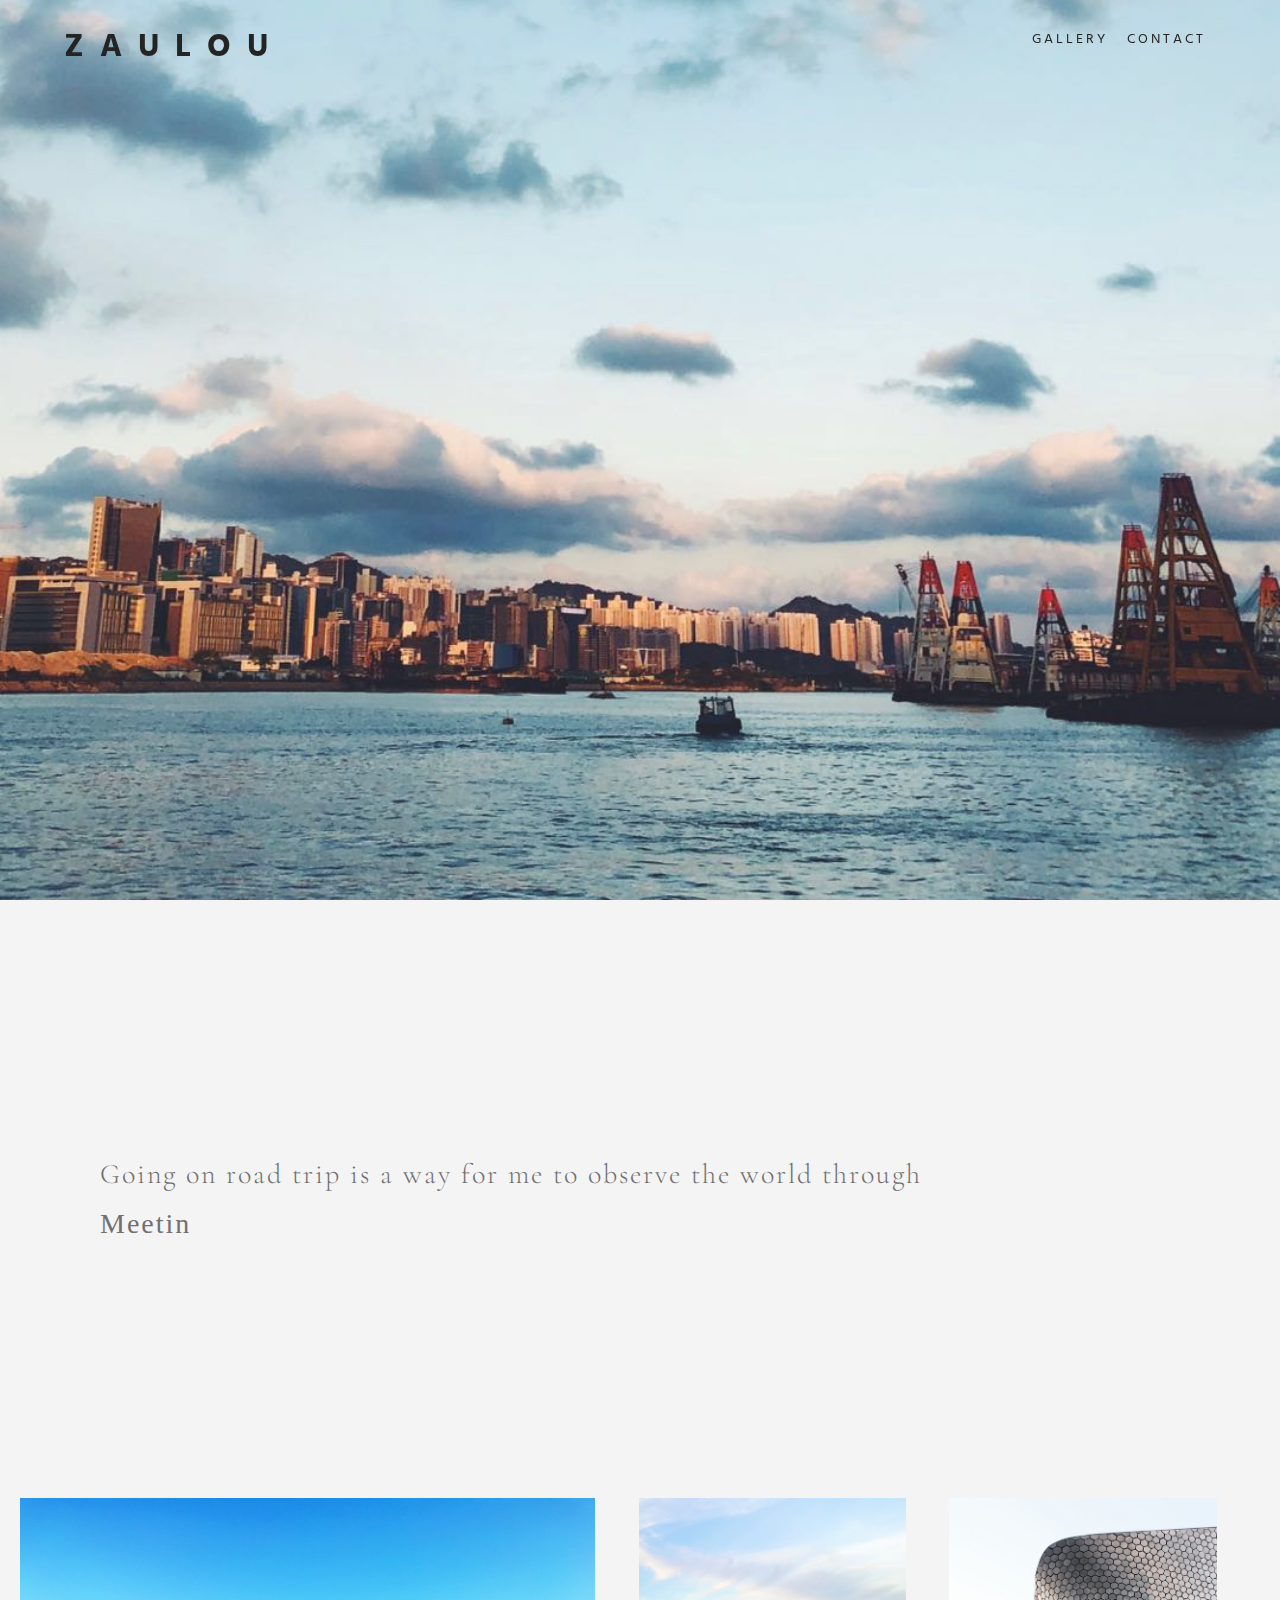
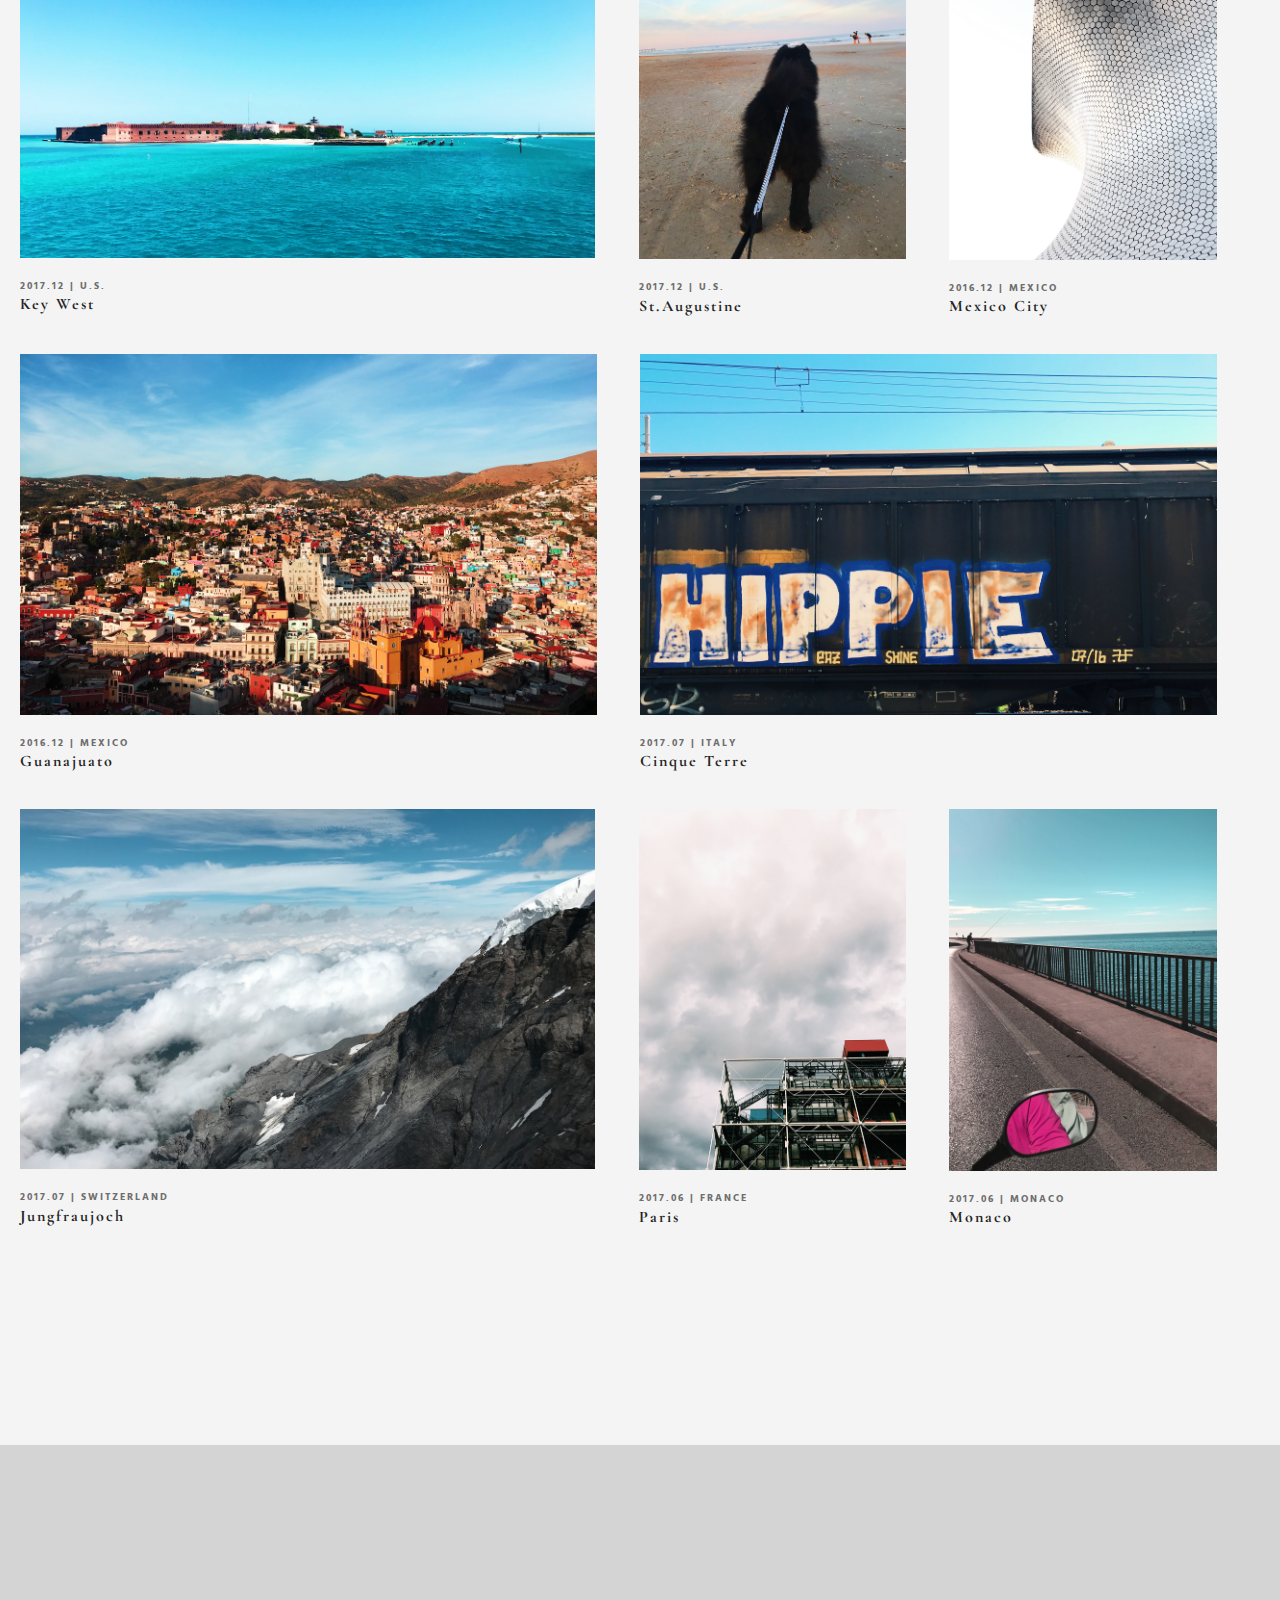
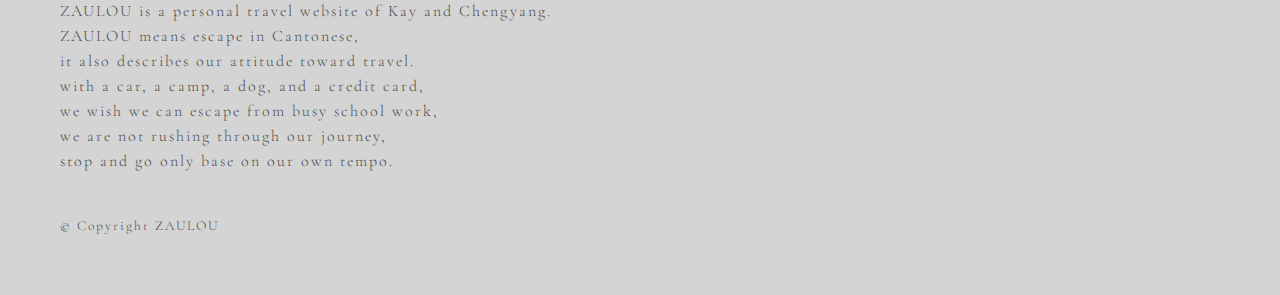
<file: index.html>
<!DOCTYPE html>
<html lang="en" dir="ltr">
  <head>
    <!-- Global site tag (gtag.js) - Google Analytics -->
    <script async src="https://www.googletagmanager.com/gtag/js?id=UA-135030318-2"></script>
    <script>
      window.dataLayer = window.dataLayer || [];
      function gtag(){dataLayer.push(arguments);}
      gtag('js', new Date());

      gtag('config', 'UA-135030318-2');
    </script>
    <meta charset="utf-8">
    <meta name = "viewport" content="width=device-width, initial-scale=1">
    <link rel="stylesheet" type="text/css" href="css/html5reset.css">
    <link href="https://fonts.googleapis.com/css?family=Cormorant+Garamond" rel="stylesheet">
    <link href="https://fonts.googleapis.com/css?family=Hind+Siliguri" rel="stylesheet">
    <script src="https://ajax.googleapis.com/ajax/libs/jquery/3.3.1/jquery.min.js"></script>
    <link rel="stylesheet" type="text/css" href="css/style.css">
    <title>The Road Trips</title>

  </head>



  <body>

    <header>

      <div class="header">
      <!-- this is top navigation -->
        <div class="block sticky_navbar">
          <h1 class="title_home">
            <a href = "index.html"> ZAULOU </a>
          </h1>
          <nav class="topnavbar" id = "myTopnav">
            <!-- <a href="javascript:void(0);" class="icon" onclick="myFunction()">
                <i class="fa fa-bars"></i>
            </a> -->
            <div class="icon" onclick="myFunction()">
              <span class = "bar bar1"></span>
              <span class = "bar bar2"></span>
              <span class = "bar bar3"></span>

            </div>

          <ul class = "nav_list">

            <li class = "nav_item">
              <a href = "photo_gallery.html">GALLERY</a>
            </li>

            <li class = "nav_item">
              <a href = "contact.html">CONTACT</a>
            </li>

          </ul>
        </nav>
        </div>
        <!-- this is end of top navigation -->
      </div>



    </header>




<!-- this is main part -->
<main>
    <div class="hero-tagline fade">
      <!-- <h2>Going on road trip is a way for me to observe the world through meeting lovely strangers, touching warm bricks, and eating delicious food.</h2> -->
      <h2>Going on road trip is a way for me to observe the world through</h2>
      <div id = "typing" class = "typing"></div>
    </div>

    <div id="main">
      <ul class="content-grid">

        <!-- 1st -->
        <li class="content-item-landscape">
          <a href="key_west.html">
            <img src="images/keywest_fp.jpg" alt="Key West"/>

          </a>
          <div class="item-info">
            <h3>2017.12 | U.S.</h3>
            <h4>Key West</h4>
          </div>

        </li>

        <!-- 2nd -->
        <li class="content-item-portrait">
          <a href="saint_augustine.html">
            <img src="images/staugustine_fp.jpg" alt="St.Augustine"/>

          </a>
          <div class="item-info">
            <h3>2017.12 | U.S.</h3>
            <h4>St.Augustine</h4>
          </div>
        </li>

        <!-- 3rd -->
        <li class="content-item-portrait">
          <a href="mexico_city.html">
            <img src="images/mexico_fp.jpg" alt="Mexico City"/>

          </a>
          <div class="item-info">
            <h3>2016.12 | MEXICO</h3>
            <h4>Mexico City</h4>
          </div>

      </li>

      <!-- 4th -->
      <li class="content-item-landscape">
        <a href="guanajuato.html">
          <img src="images/guanajuato_fp.jpg" alt="Guanajuato"/>

        </a>
        <div class="item-info">
          <h3>2016.12 | MEXICO</h3>
          <h4>Guanajuato</h4>
        </div>

      </li>

      <!-- 5th -->
      <li class="content-item-landscape">
        <a href="cinqueterre.html">
          <img src="images/cinqueterre_fp.jpg" alt="Cinque Terre"/>

        </a>
        <div class="item-info">
          <h3>2017.07 | ITALY</h3>
          <h4>Cinque Terre</h4>
        </div>

      </li>

      <!-- 6th -->
      <li class="content-item-landscape">
        <a href="jungfrau.html">
          <img src="images/jungfrau_fp.jpg" alt="Jungfraujoch"/>

        </a>
        <div class="item-info">
          <h3>2017.07 | SWITZERLAND</h3>
          <h4>Jungfraujoch</h4>
        </div>

      </li>

      <!-- 7th -->
      <li class="content-item-portrait">
        <a href="paris.html">
          <img src="images/paris_fp.jpg" alt="Paris"/>

        </a>
        <div class="item-info">
          <h3>2017.06 | FRANCE</h3>
          <h4>Paris</h4>
        </div>

      </li>



      <!-- 8th -->
      <li class="content-item-portrait">
        <a href="monaco.html">
          <img src="images/monaco_fp.jpg" alt="Monaco"/>

        </a>
        <div class="item-info">
          <h3>2017.06 | MONACO</h3>
          <h4>Monaco</h4>
        </div>

      </li>

    </ul>
    </div>
  </main>

  <footer>
        <div class = "description">
          <p>ZAULOU is a personal travel website of Kay and Chengyang. <br>
            ZAULOU means escape in Cantonese, <br>
            it also describes our attitude toward travel.<br>
            with a car, a camp, a dog, and a credit card,<br>
            we wish we can escape from busy school work,<br>
            we are not rushing through our journey,<br>
            stop and go only base on our own tempo. </p>
          </div>

          <div class = "copyright">
            <p>&copy; Copyright ZAULOU</p>
          </div>

    </footer>

    <!-- javascript -->
    <script>
      function myFunction() {
        var x = document.getElementById("myTopnav");
        if (x.className === "topnavbar") {
          x.className += " responsive";
        }
        else {
          x.className = "topnavbar";
        }
      }
</script>

<script>
$(window).scroll(function(){
  $(".fade").css("opacity", 1 - $(window).scrollTop() / ($(window).height()+600));
  });

</script>

<script>
    $(document).ready(function() {
    // Transition effect for navbar
    $(window).scroll(function() {
      // checks if window is scrolled more than 500px, adds/removes solid class
      if($(this).scrollTop() > $(window).height()) {
          $('.sticky_navbar').addClass('scroll');
      } else {
          $('.sticky_navbar').removeClass('scroll');
      }
    });
});
</script>

<script>

var typeString = ['Meeting Lovely Strangers.', 'Touching Warm Bricks.', 'Eating Delicious Food.'];
    var  i = 0;
    var count = 0
    var selectedText = '';
    var text = '';
    (function type() {
      if (count == typeString.length) {
        count = 0;
      }
      selectedText = typeString[count];
      text = selectedText.slice(0, ++i);
      document.getElementById('typing').innerHTML = text;
      if (text.length === selectedText.length) {
        count++;
        i = 0;
      }
      setTimeout(type, 150);
    }());

    function sleep(milliseconds) {
      var start = new Date().getTime();
      for (var i = 0; i < 1e7; i++) {
        if ((new Date().getTime() - start) > milliseconds){
          break;
        }
      }
    }

</script>



</body>



</html>
</file>
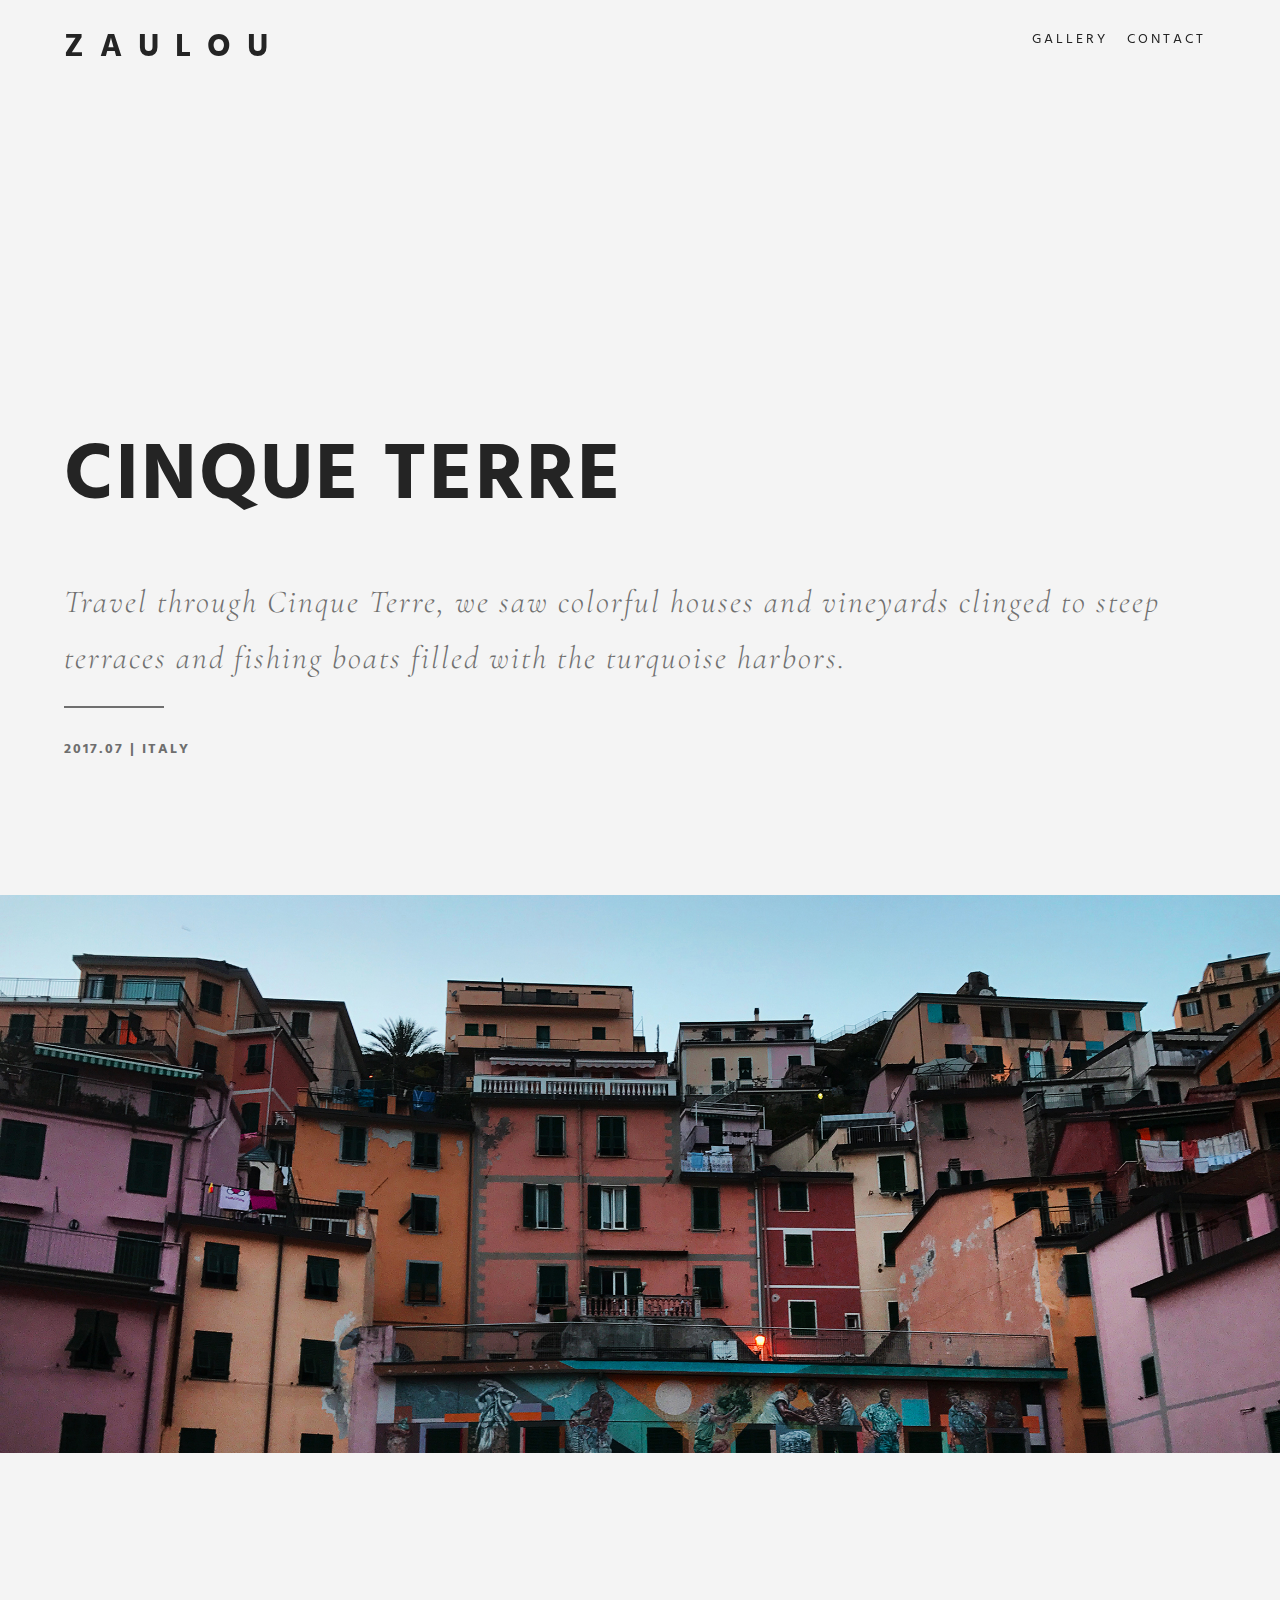
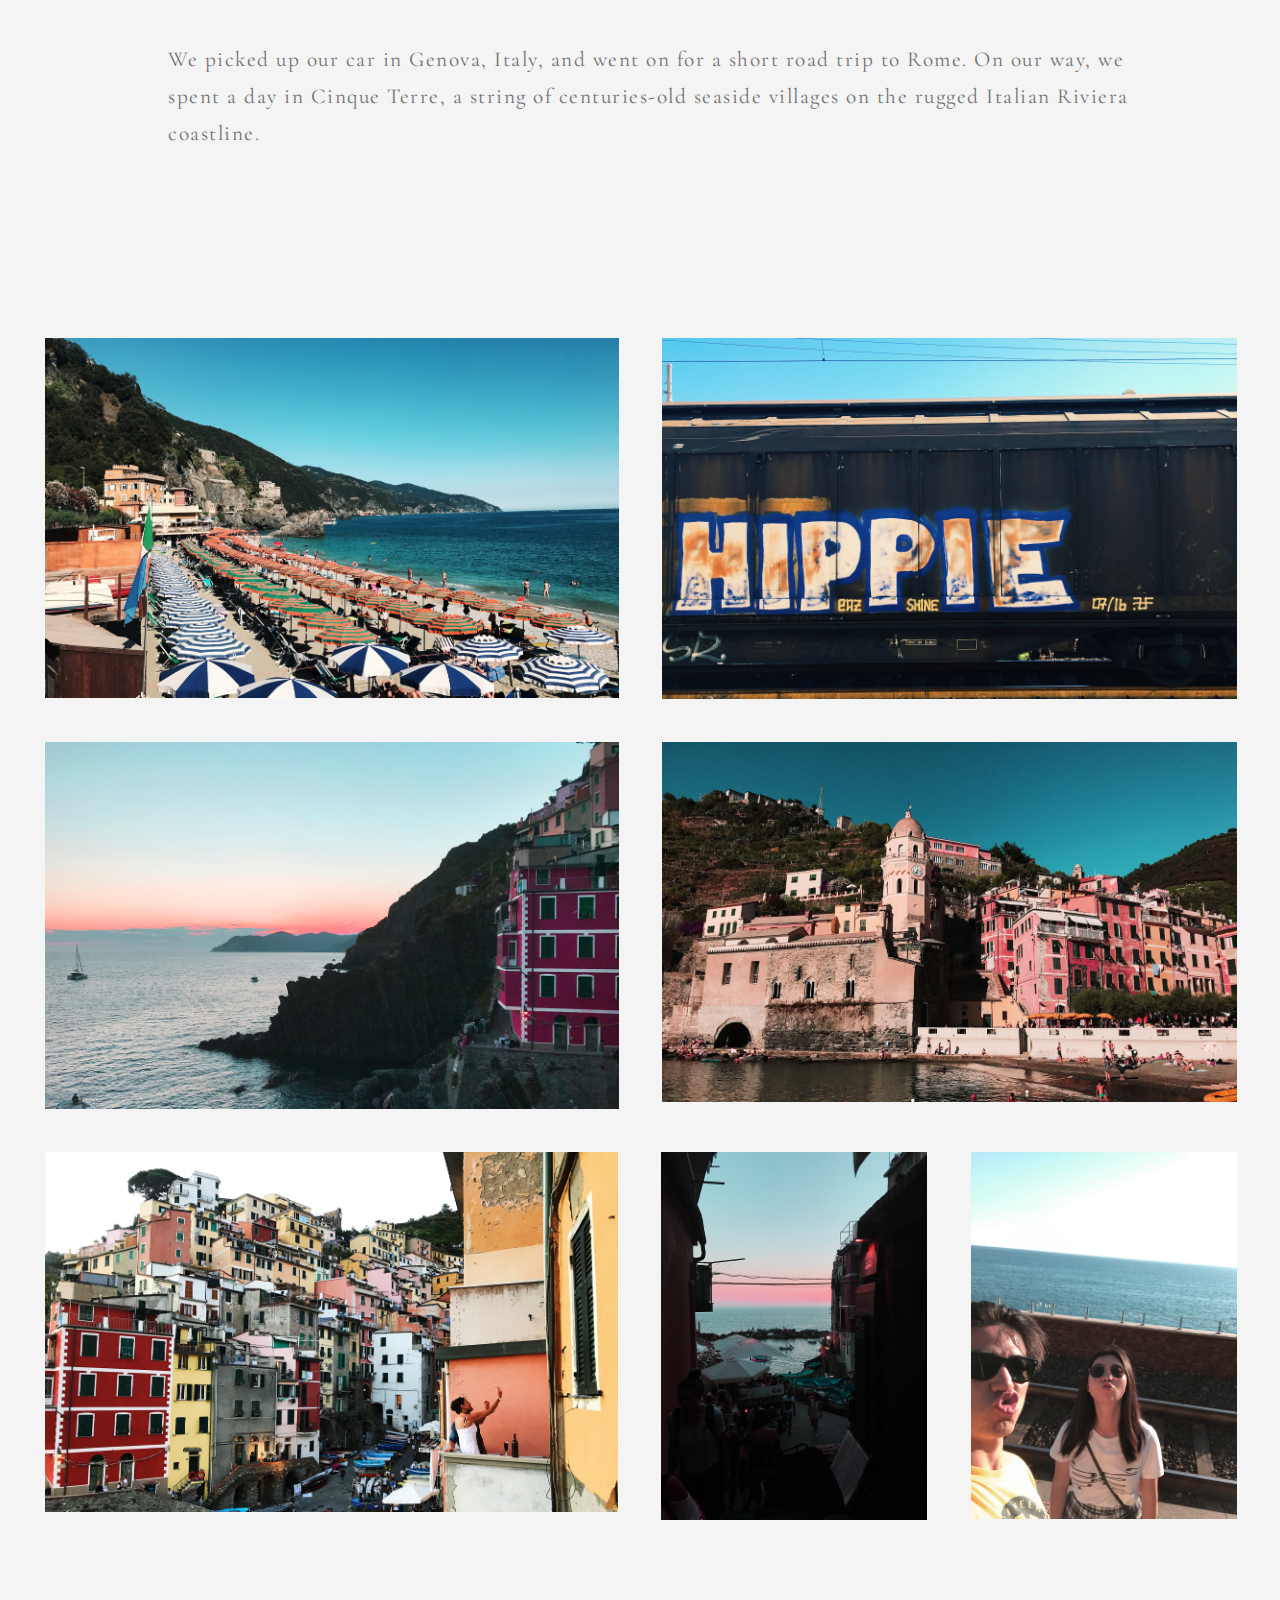
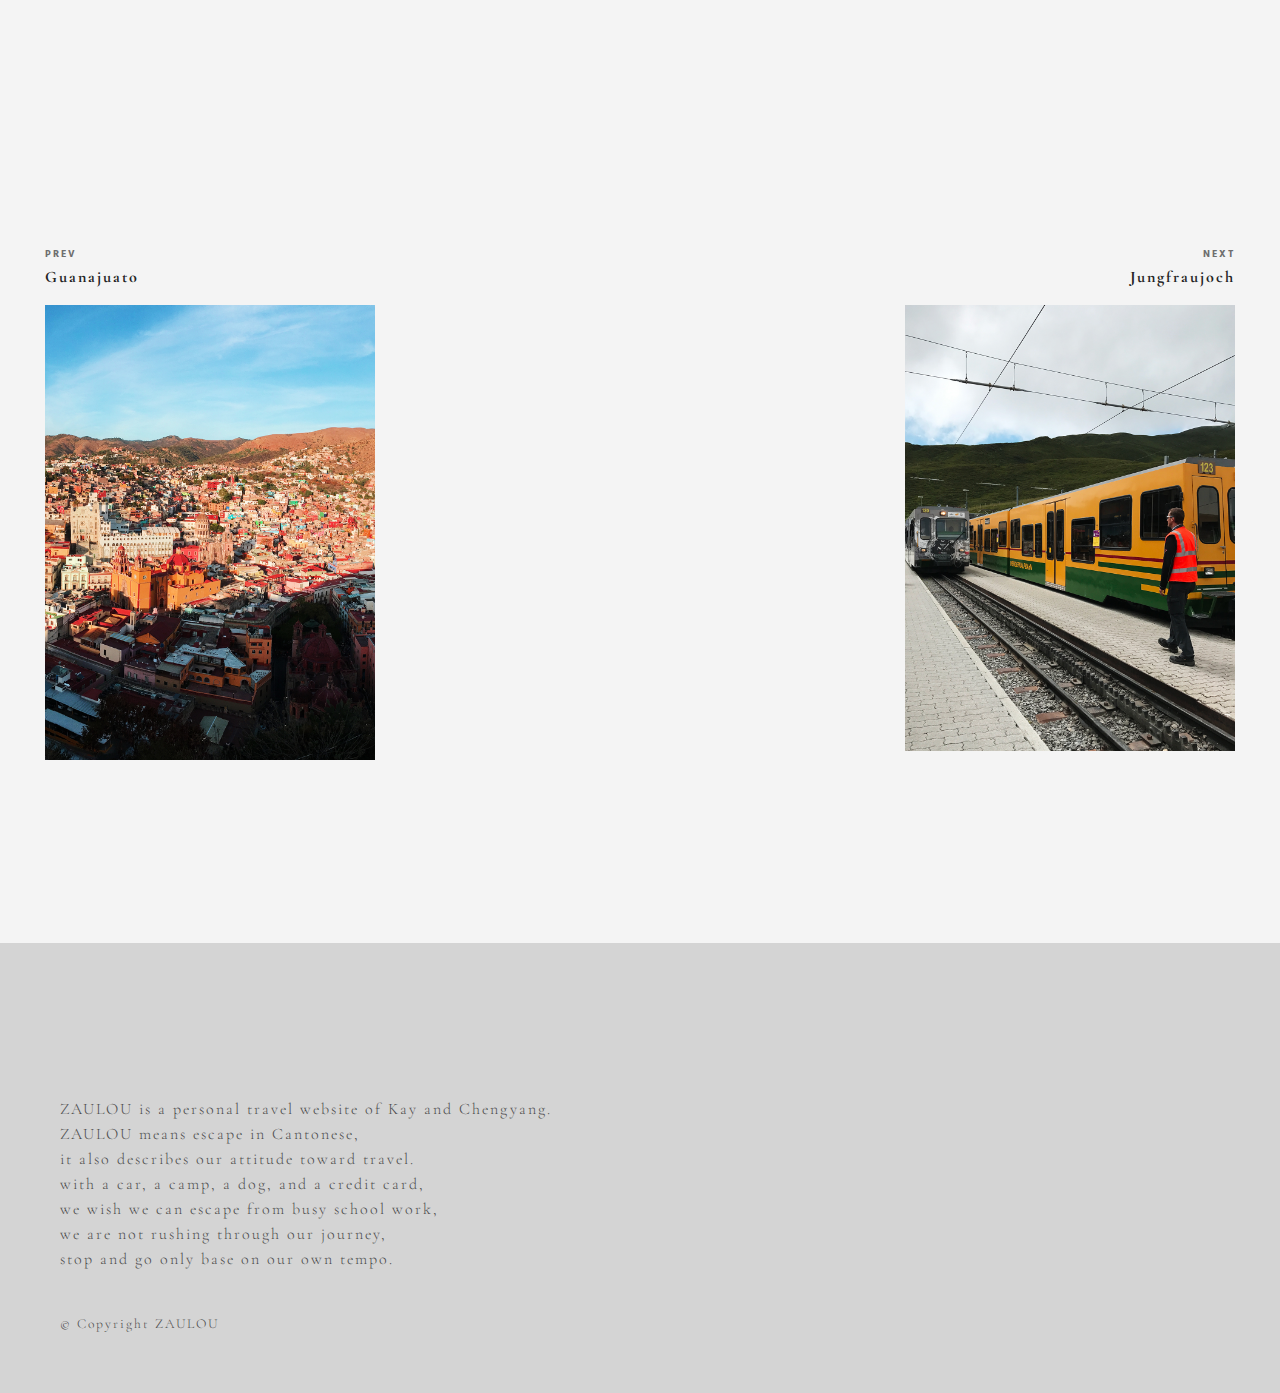
<file: cinqueterre.html>
<!DOCTYPE html>
<html lang="en" dir="ltr">
  <head>
    <!-- Global site tag (gtag.js) - Google Analytics -->
    <script async src="https://www.googletagmanager.com/gtag/js?id=UA-135030318-2"></script>
    <script>
      window.dataLayer = window.dataLayer || [];
      function gtag(){dataLayer.push(arguments);}
      gtag('js', new Date());

      gtag('config', 'UA-135030318-2');
    </script>
    <meta charset="utf-8">
    <meta name = "viewport" content="width=device-width, initial-scale=1">
    <link rel="stylesheet" type="text/css" href="css/html5reset.css">
    <link href="https://fonts.googleapis.com/css?family=Cormorant+Garamond" rel="stylesheet">
    <link href="https://fonts.googleapis.com/css?family=Hind+Siliguri" rel="stylesheet">
    <link rel="stylesheet" type="text/css" href="css/style.css">
    <script src="https://ajax.googleapis.com/ajax/libs/jquery/3.3.1/jquery.min.js"></script>
    <title>The Road Trips</title>

  </head>

  <body>

    <header class = "fixed_navbar">


      <!-- this is top navigation -->
        <div class="block">
          <h1 class="title_home">
            <a href = "index.html"> ZAULOU </a>
          </h1>
          <nav class="topnavbar" id = "myTopnav">
            <!-- <a href="javascript:void(0);" class="icon" onclick="myFunction()">
                <i class="fa fa-bars"></i>
            </a> -->
            <div class="icon" onclick="myFunction()">
              <span class = "bar bar1"></span>
              <span class = "bar bar2"></span>
              <span class = "bar bar3"></span>

            </div>

          <ul class = "nav_list">

            <li class = "nav_item">
              <a href = "photo_gallery.html">GALLERY</a>
            </li>

            <li class = "nav_item">
              <a href = "contact.html">CONTACT</a>
            </li>

          </ul>
        </nav>
        </div>
        <!-- this is end of top navigation -->




    </header>

    <main>
      <div class = "title_head fade">

          <div class = "main_title">
            <h2>CINQUE TERRE</h2>
          </div>

          <div class = "sub_title">

            <h2>Travel through Cinque Terre, we saw colorful houses and vineyards clinged to steep terraces and fishing boats filled with the turquoise harbors.</h2>
          </div>

          <div class = "separate_line">
            <span class = "bar4"></span>

          </div>

          <div class = "tiny_title">

            <h3>2017.07 | ITALY</h3>
          </div>


      </div>

      <div class = "main_content">

        <div class = "heroimg">
          <img src="images/cinqueterre_4.jpg" alt="Cinque Terre">

      </div>



        <div class="article_content">
          <div class="writing_content">
            <p>We picked up our car in Genova, Italy, and went on for a short road trip to Rome. On our way, we spent a day in Cinque Terre,
              a string of centuries-old seaside villages on the rugged Italian Riviera coastline.</p>
          </div>

          <ul class = "content-grid">

            <li class = "content-item-landscape">
              <img src="images/cinqueterre_9.jpg" alt="Cinque Terre"/>

            </li>

            <li class = "content-item-landscape">
              <img src="images/cinqueterre_6.jpg" alt="Cinque Terre"/>

            </li>

            <li class = "content-item-landscape">
              <img src="images/cinqueterre_3.jpg" alt="Cinque Terre"/>

            </li>

            <li class = "content-item-landscape">
              <img src="images/cinqueterre_8.jpg" alt="Cinque Terre"/>

            </li>

            <li class = "content-item-landscape">
              <img src="images/cinqueterre_7.jpg" alt="Cinque Terre"/>

            </li>


            <li class = "content-item-portrait">
              <img src="images/cinqueterre_5.jpg" alt="Cinque Terre"/>

            </li>

            <li class = "content-item-portrait">
              <img src="images/cinqueterre_2.jpg" alt="Cinque Terre"/>

            </li>



          </ul>


        </div>

        <div class="prev_next_section">
          <div class="inner">
            <div class="half_prev">
              <h3>PREV</h3>
              <h4>Guanajuato</h4>
              <a href = "guanajuato.html">
              <img src="images/guanajuato_7.jpg" alt="Guanajuato"/>

            </a>
            </div>

            <div class="half_next">

                <h3>NEXT</h3>
                <h4>Jungfraujoch</h4>
                <a href = "jungfrau.html">
                <img src="images/jungfrau_6.jpg" alt="Jungfraujoch"/>

              </a>

            </div>
          </div>
        </div>

        </div>


    </main>

    <footer>
          <div class = "description">
            <p>ZAULOU is a personal travel website of Kay and Chengyang. <br>
              ZAULOU means escape in Cantonese, <br>
              it also describes our attitude toward travel.<br>
              with a car, a camp, a dog, and a credit card,<br>
              we wish we can escape from busy school work,<br>
              we are not rushing through our journey,<br>
              stop and go only base on our own tempo. </p>
            </div>

            <div class = "copyright">
              <p>&copy; Copyright ZAULOU</p>
            </div>

      </footer>

      <!-- javascript -->
      <script>

        function myFunction() {
          var x = document.getElementById("myTopnav");
          if (x.className === "topnavbar") {
            x.className += " responsive";
          }
          else {
            x.className = "topnavbar";
          }
        }
      </script>


      <script>
      $(window).scroll(function(){
        $(".fade").css("opacity", 1 - $(window).scrollTop() / 250);
        });

      </script>

      <script>
          $(document).ready(function() {
          // Transition effect for navbar
          $(window).scroll(function() {
            // checks if window is scrolled more than 500px, adds/removes solid class
            if($(this).scrollTop() > 300) {
                $('.fixed_navbar').addClass('scroll');
            } else {
                $('.fixed_navbar').removeClass('scroll');
            }
          });
    });
      </script>


  </body>
</file>
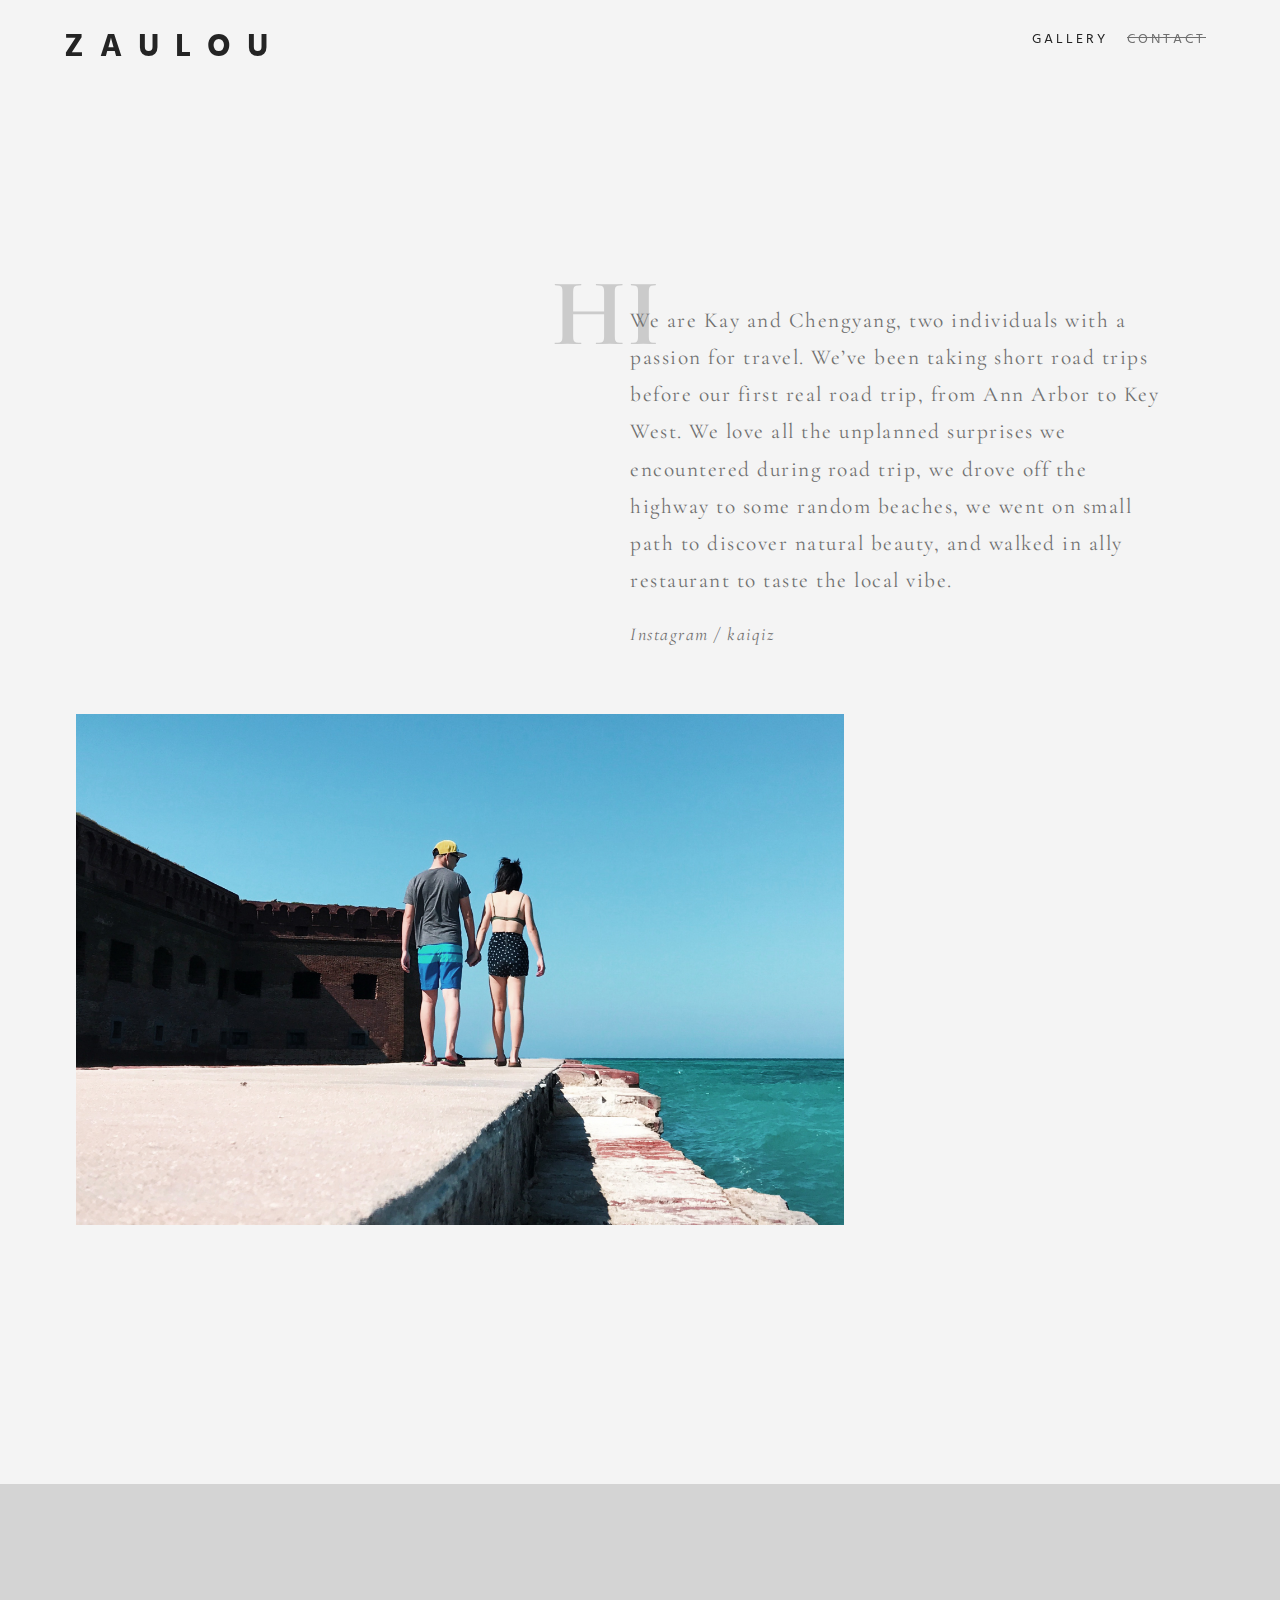
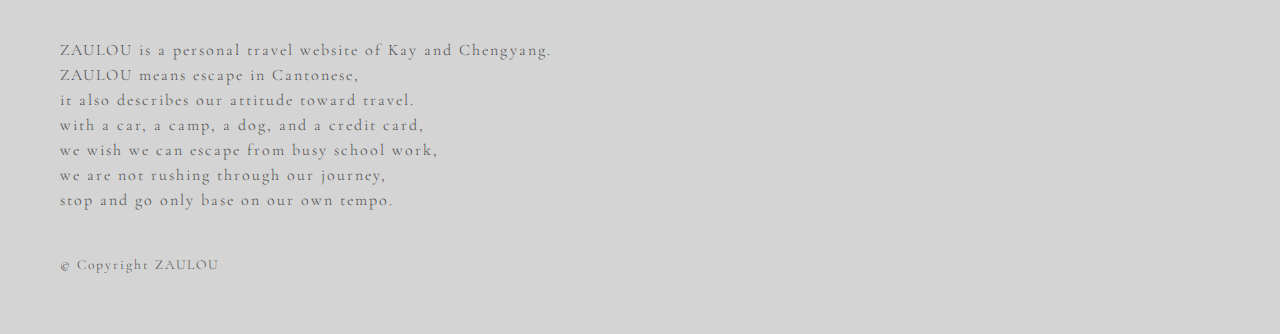
<file: contact.html>
<!DOCTYPE html>
<html lang="en" dir="ltr">
  <head>
    <!-- Global site tag (gtag.js) - Google Analytics -->
    <script async src="https://www.googletagmanager.com/gtag/js?id=UA-135030318-2"></script>
    <script>
      window.dataLayer = window.dataLayer || [];
      function gtag(){dataLayer.push(arguments);}
      gtag('js', new Date());

      gtag('config', 'UA-135030318-2');
    </script>
    <meta charset="utf-8">
    <meta name = "viewport" content="width=device-width, initial-scale=1">
    <link rel="stylesheet" type="text/css" href="css/html5reset.css">
    <link href="https://fonts.googleapis.com/css?family=Cormorant+Garamond" rel="stylesheet">
    <link href="https://fonts.googleapis.com/css?family=Hind+Siliguri" rel="stylesheet">
    <script src="https://ajax.googleapis.com/ajax/libs/jquery/3.3.1/jquery.min.js"></script>
    <link rel="stylesheet" type="text/css" href="css/style.css">

    <title>Contact</title>

  </head>



  <body>
    <!-- this is header -->
    <header  class = "fixed_navbar">


      <!-- this is top navigation -->
        <div class="block">

          <!-- home button/website icon -->
          <h1 class="title_home">
            <a href = "index.html"> ZAULOU </a>

          </h1>

          <!-- left part items -->
          <nav class="topnavbar" id = "myTopnav">

            <!-- hamburger icon -->
            <!-- <a href="javascript:void(0);" class="icon" onclick="myFunction()">
                <i class="fa fa-bars"></i>
            </a> -->
            <div class="icon" onclick="myFunction()">
              <span class = "bar bar1"></span>
              <span class = "bar bar2"></span>
              <span class = "bar bar3"></span>

            </div>

            <!-- navigation item -->
            <ul class = "nav_list">

              <li class = "nav_item">
                <a href = "photo_gallery.html">GALLERY</a>
              </li>

              <li class = "nav_item">
                <a href = "contact.html" class="current">CONTACT</a>
              </li>

            </ul>

        </nav>
        </div>
        <!-- this is end of top navigation -->




    </header>




  <main class="content">

    <div class = "abouttext fade">
      <h2 class = "hero-title">
        <span>HI</span>
      </h2>

      <p class="about-tagline">We are Kay and Chengyang, two individuals with a passion for travel.
                          We’ve been taking short road trips before our first real road trip,
                          from Ann Arbor to Key West. We love all the unplanned surprises we encountered during road trip,
                          we drove off the highway to some random beaches,
                          we went on small path to discover natural beauty,
                          and walked in ally restaurant to taste the local vibe. </p>

      <div class="instagramtext">
        <a href = "https://www.instagram.com/kaiqiz/?hl=en">
          <p> Instagram / kaiqiz </p>

        </a>
      </div>
  </div>


      <div class="about-photo aboutimg">
        <img src="images/profile_pic.jpg" alt="about image"/>
      </div>





  </main>


  <footer>
        <div class = "description">
          <p>ZAULOU is a personal travel website of Kay and Chengyang. <br>
            ZAULOU means escape in Cantonese, <br>
            it also describes our attitude toward travel.<br>
            with a car, a camp, a dog, and a credit card,<br>
            we wish we can escape from busy school work,<br>
            we are not rushing through our journey,<br>
            stop and go only base on our own tempo. </p>
          </div>

          <div class = "copyright">
            <p>&copy; Copyright ZAULOU</p>
          </div>

    </footer>

    <script>
      function myFunction() {
        var x = document.getElementById("myTopnav");
        if (x.className === "topnavbar") {
          x.className += " responsive";
        }
        else {
          x.className = "topnavbar";
        }
      }


</script>

<script>
$(window).scroll(function(){
  $(".fade").css("opacity", 1 - $(window).scrollTop() / 350);
  });

</script>

<script>
    $(document).ready(function() {
    // Transition effect for navbar
    $(window).scroll(function() {
      // checks if window is scrolled more than 500px, adds/removes solid class
      if($(this).scrollTop() > 300) {
          $('.fixed_navbar').addClass('scroll');
      } else {
          $('.fixed_navbar').removeClass('scroll');
      }
    });
});
</script>

</body>



</html>
</file>
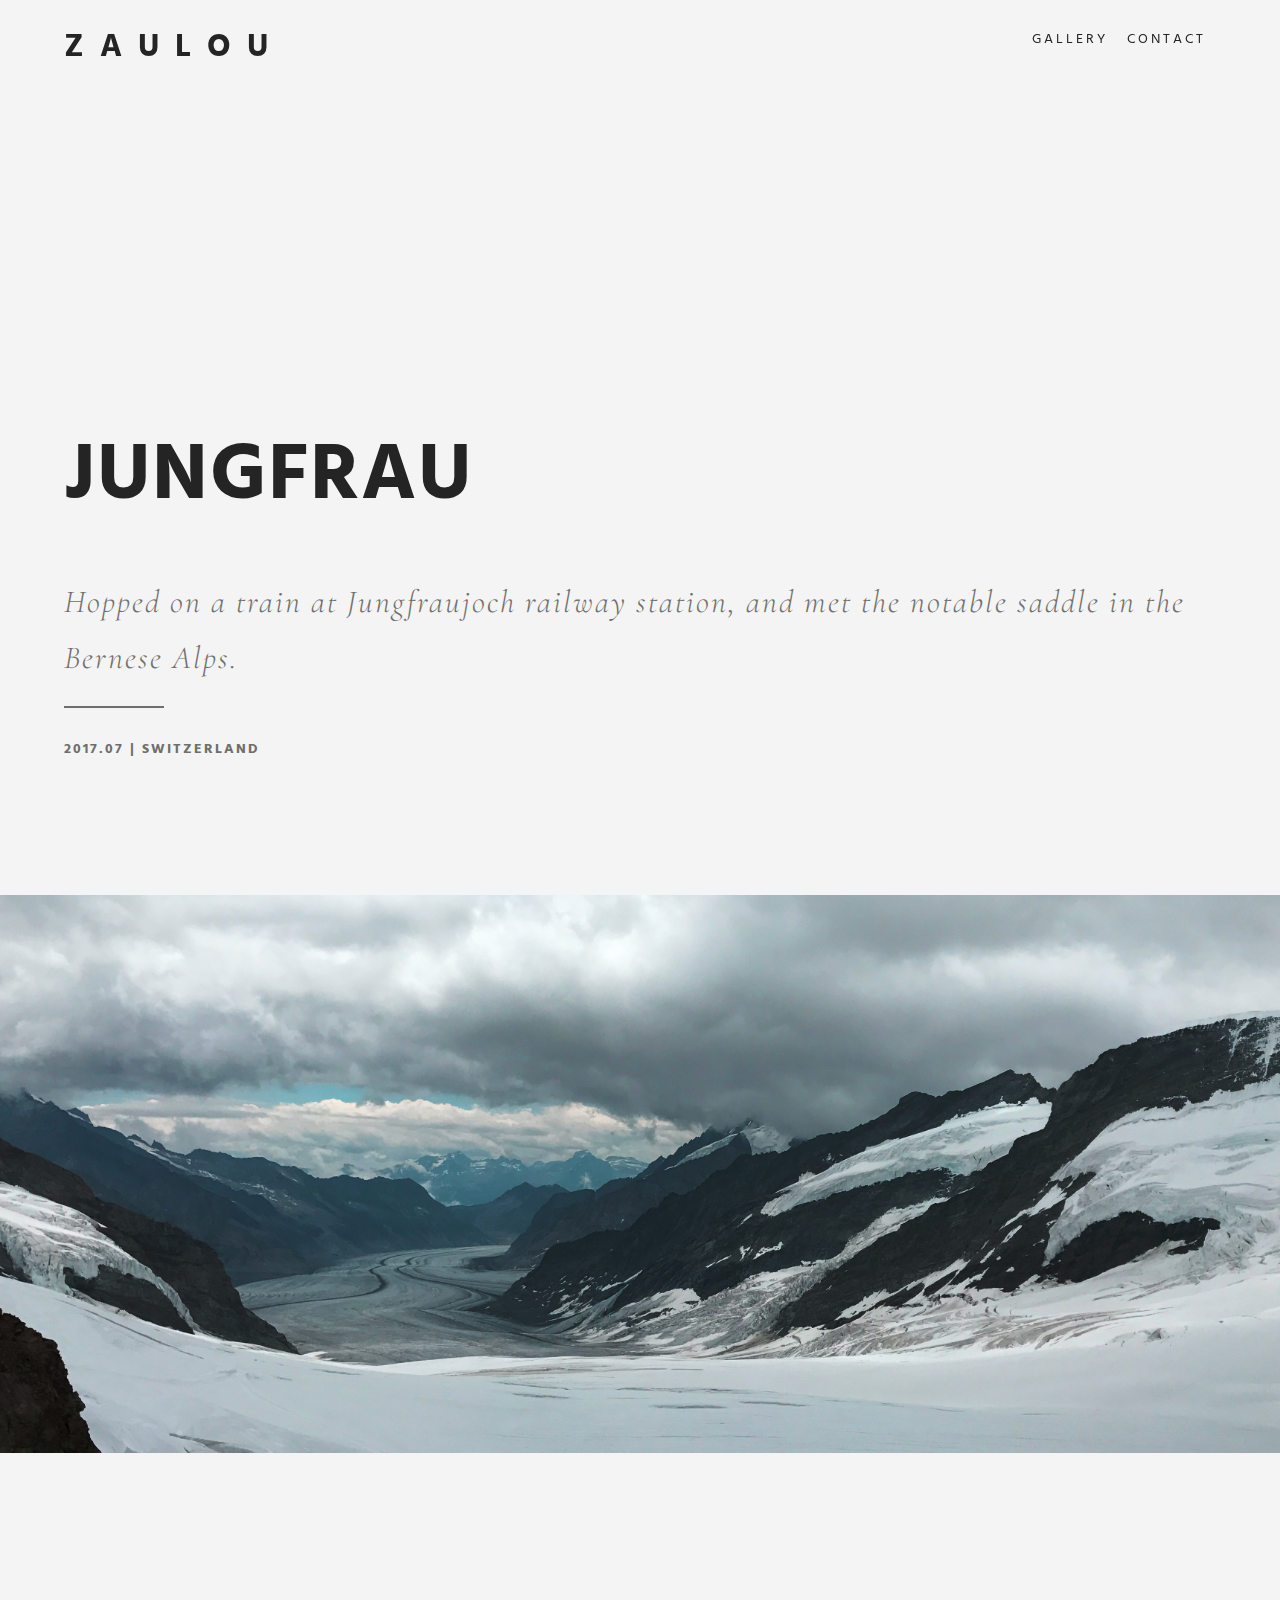
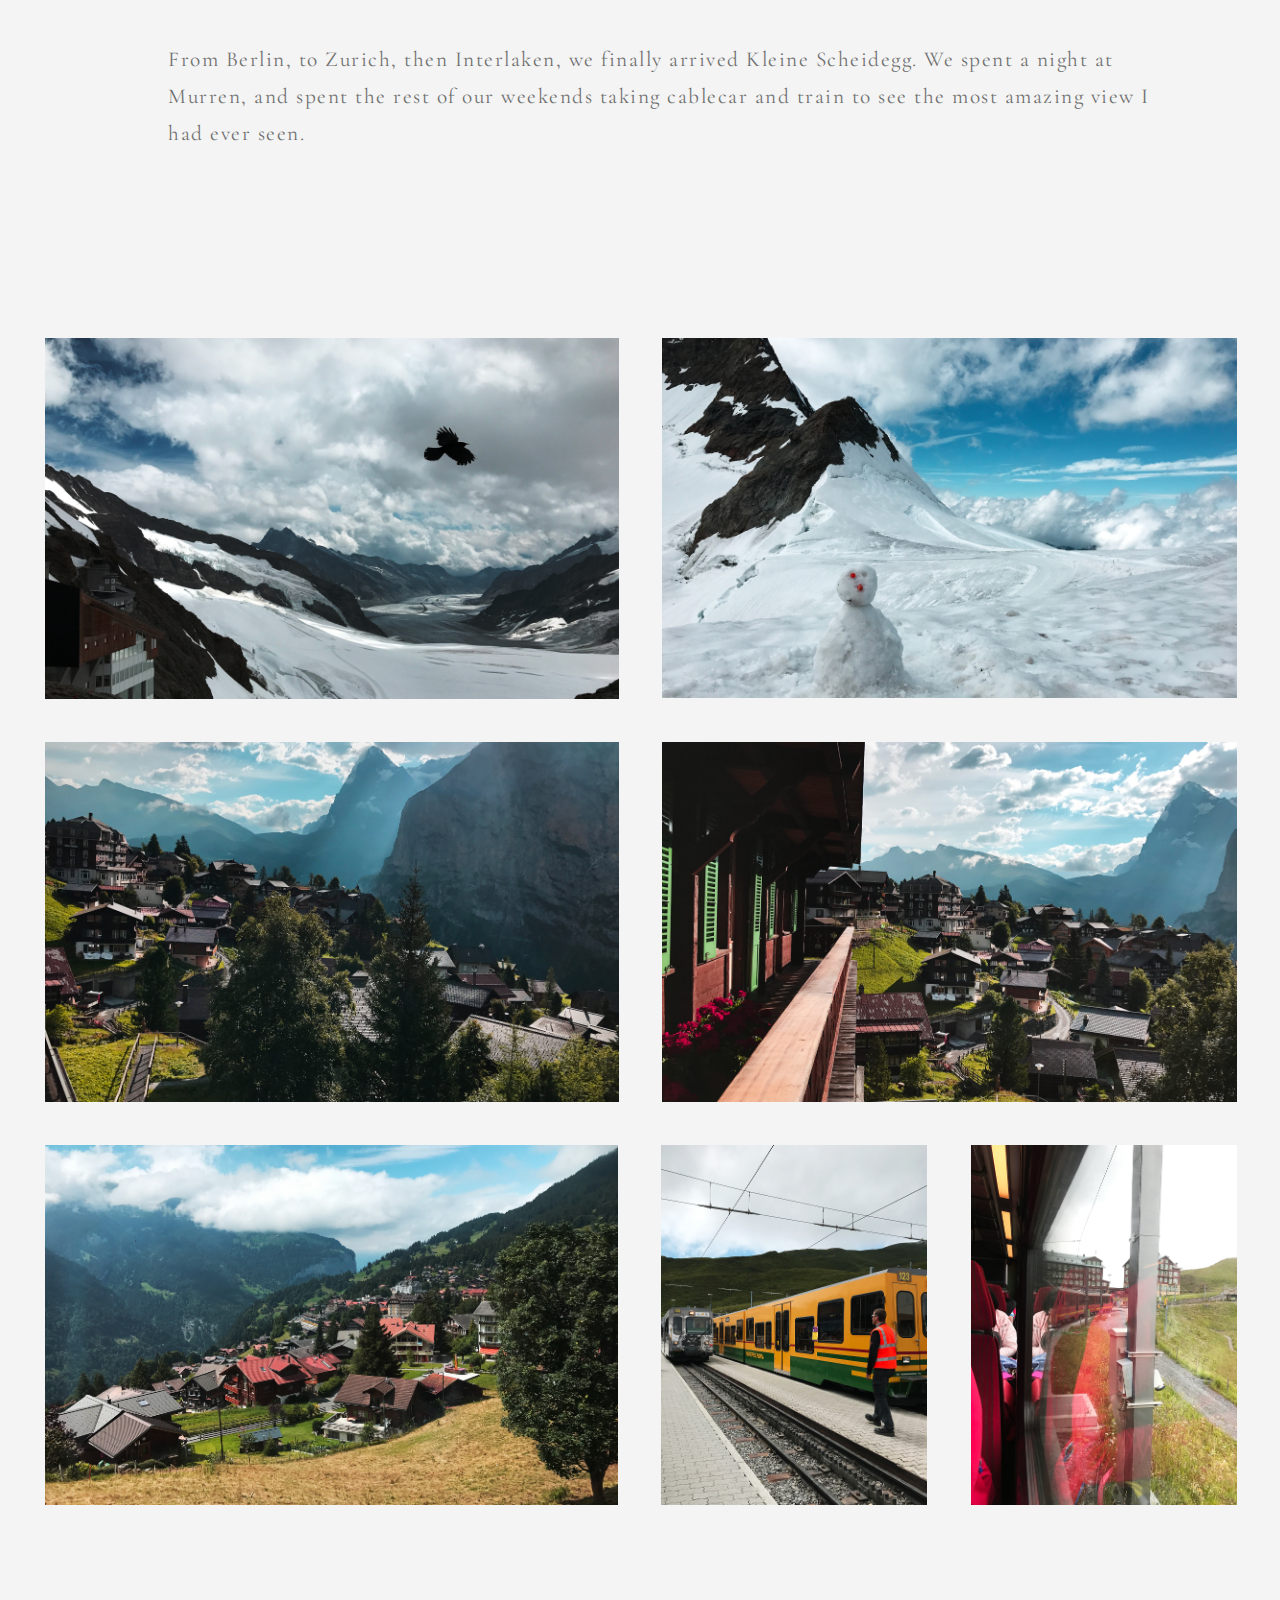
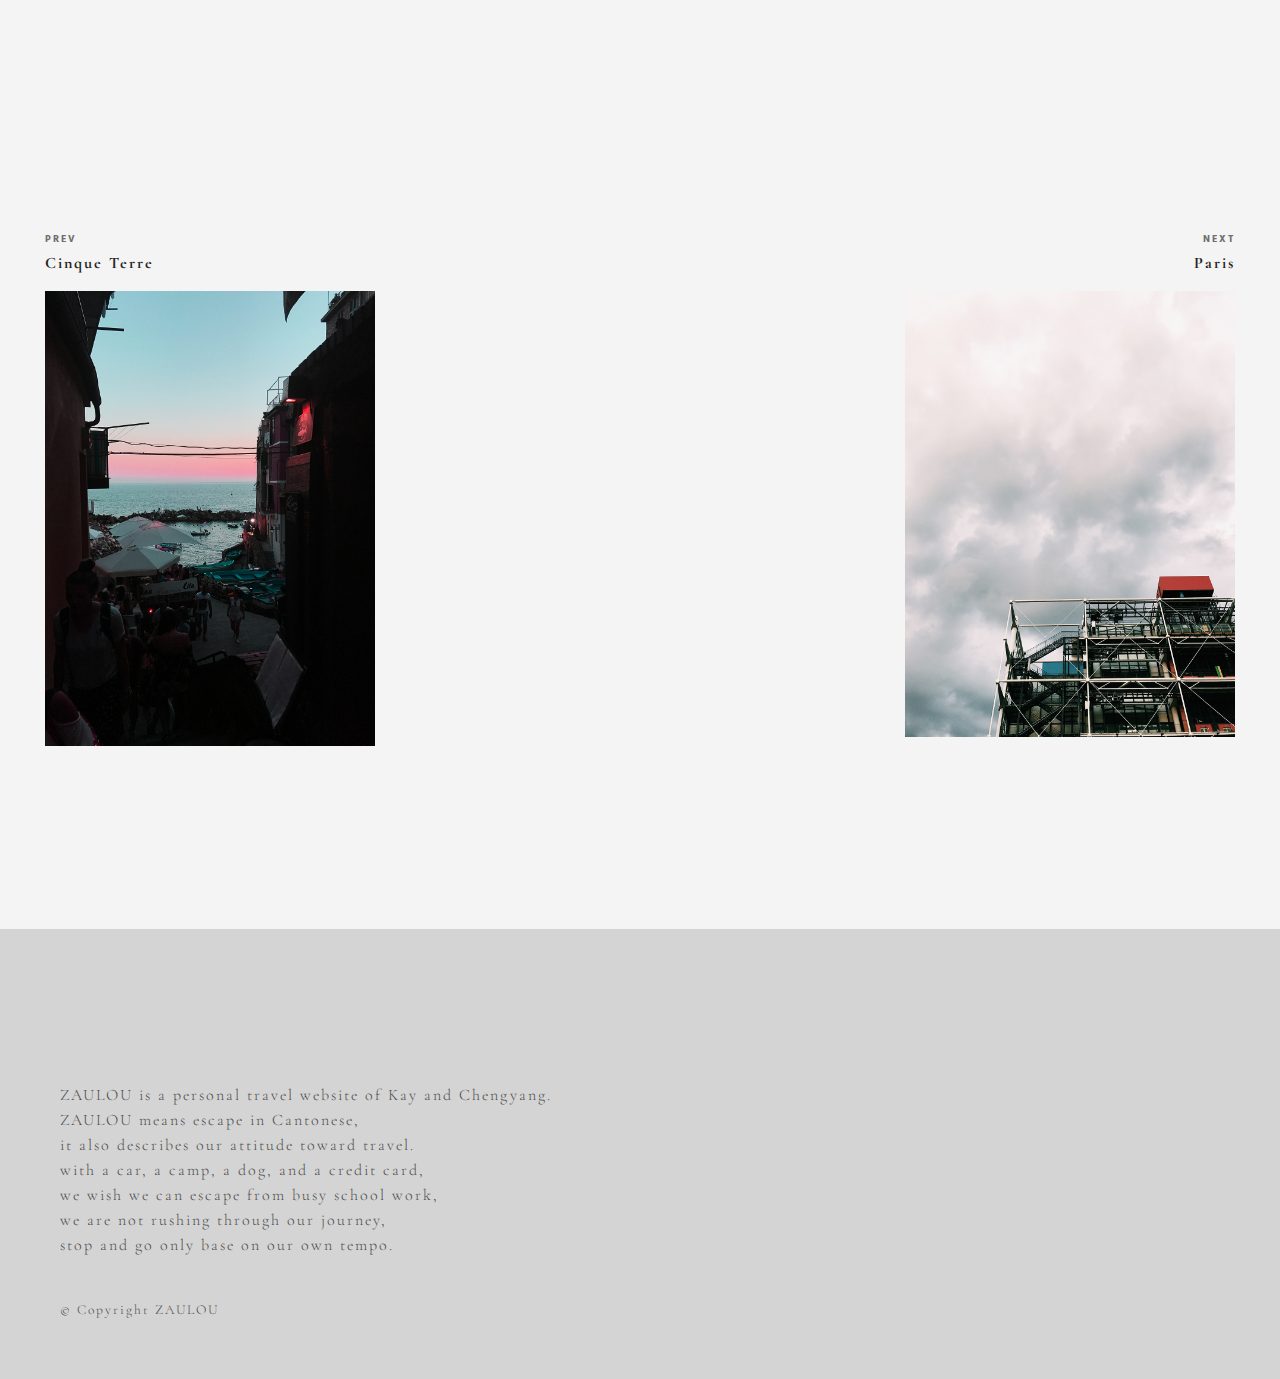
<file: jungfrau.html>
<!DOCTYPE html>
<html lang="en" dir="ltr">
  <head>
    <!-- Global site tag (gtag.js) - Google Analytics -->
    <script async src="https://www.googletagmanager.com/gtag/js?id=UA-135030318-2"></script>
    <script>
      window.dataLayer = window.dataLayer || [];
      function gtag(){dataLayer.push(arguments);}
      gtag('js', new Date());

      gtag('config', 'UA-135030318-2');
    </script>
    <meta charset="utf-8">
    <meta name = "viewport" content="width=device-width, initial-scale=1">
    <link rel="stylesheet" type="text/css" href="css/html5reset.css">
    <link href="https://fonts.googleapis.com/css?family=Cormorant+Garamond" rel="stylesheet">
    <link href="https://fonts.googleapis.com/css?family=Hind+Siliguri" rel="stylesheet">
    <link rel="stylesheet" type="text/css" href="css/style.css">
    <script src="https://ajax.googleapis.com/ajax/libs/jquery/3.3.1/jquery.min.js"></script>
    <title>The Road Trips</title>

  </head>

  <body>

    <header class = "fixed_navbar">


      <!-- this is top navigation -->
        <div class="block">
          <h1 class="title_home">
            <a href = "index.html"> ZAULOU </a>
          </h1>
          <nav class="topnavbar" id = "myTopnav">
            <!-- <a href="javascript:void(0);" class="icon" onclick="myFunction()">
                <i class="fa fa-bars"></i>
            </a> -->
            <div class="icon" onclick="myFunction()">
              <span class = "bar bar1"></span>
              <span class = "bar bar2"></span>
              <span class = "bar bar3"></span>

            </div>

          <ul class = "nav_list">

            <li class = "nav_item">
              <a href = "photo_gallery.html">GALLERY</a>
            </li>

            <li class = "nav_item">
              <a href = "contact.html">CONTACT</a>
            </li>

          </ul>
        </nav>
        </div>
        <!-- this is end of top navigation -->




    </header>

    <main>
      <div class = "title_head fade">

          <div class = "main_title">
            <h2>JUNGFRAU</h2>
          </div>

          <div class = "sub_title">

            <h2>Hopped on a train at Jungfraujoch railway station, and met the notable saddle in the Bernese Alps.</h2>
          </div>

          <div class = "separate_line">
            <span class = "bar4"></span>

          </div>

          <div class = "tiny_title">

            <h3>2017.07 | SWITZERLAND</h3>
          </div>


      </div>

      <div class = "main_content">

        <div class = "heroimg">
          <img src="images/jungfrau_3.jpg" alt="Jungfraujoch">

      </div>



        <div class="article_content">
          <div class="writing_content">
            <p>From Berlin, to Zurich, then Interlaken, we finally arrived Kleine Scheidegg. We spent a night at Murren, and spent the rest of our
            weekends taking cablecar and train to see the most amazing view I had ever seen.</p>
          </div>

          <ul class = "content-grid">

            <li class = "content-item-landscape">
              <img src="images/jungfrau_10.jpg" alt="Jungfraujoch"/>

            </li>

            <li class = "content-item-landscape">
              <img src="images/jungfrau_11.jpg" alt="Jungfraujoch"/>

            </li>

            <li class = "content-item-landscape">
              <img src="images/jungfrau_7.jpg" alt="Jungfraujoch"/>

            </li>

            <li class = "content-item-landscape">
              <img src="images/jungfrau_8.jpg" alt="Jungfraujoch"/>

            </li>

            <li class = "content-item-landscape">
              <img src="images/jungfrau_5.jpg" alt="Jungfraujoch"/>

            </li>


            <li class = "content-item-portrait">
              <img src="images/jungfrau_6.jpg" alt="Jungfraujoch"/>

            </li>

            <li class = "content-item-portrait">
              <img src="images/jungfrau_9.jpg" alt="Jungfraujoch"/>

            </li>



          </ul>


        </div>

        <div class="prev_next_section">
          <div class="inner">
            <div class="half_prev">
              <h3>PREV</h3>
              <h4>Cinque Terre</h4>
              <a href = "cinqueterre.html">
              <img src="images/cinqueterre_5.jpg" alt="Cinque Terre"/>

            </a>
            </div>

            <div class="half_next">

                <h3>NEXT</h3>
                <h4>Paris</h4>
                <a href = "paris.html">
                <img src="images/paris_fp.jpg" alt="Paris"/>

              </a>

            </div>
          </div>
        </div>

        </div>


    </main>

    <footer>
          <div class = "description">
            <p>ZAULOU is a personal travel website of Kay and Chengyang. <br>
              ZAULOU means escape in Cantonese, <br>
              it also describes our attitude toward travel.<br>
              with a car, a camp, a dog, and a credit card,<br>
              we wish we can escape from busy school work,<br>
              we are not rushing through our journey,<br>
              stop and go only base on our own tempo. </p>
            </div>

            <div class = "copyright">
              <p>&copy; Copyright ZAULOU</p>
            </div>

      </footer>

      <!-- javascript -->
      <script>

        function myFunction() {
          var x = document.getElementById("myTopnav");
          if (x.className === "topnavbar") {
            x.className += " responsive";
          }
          else {
            x.className = "topnavbar";
          }
        }
      </script>


      <script>
      $(window).scroll(function(){
        $(".fade").css("opacity", 1 - $(window).scrollTop() / 250);
        });

      </script>

      <script>
          $(document).ready(function() {
          // Transition effect for navbar
          $(window).scroll(function() {
            // checks if window is scrolled more than 500px, adds/removes solid class
            if($(this).scrollTop() > 300) {
                $('.fixed_navbar').addClass('scroll');
            } else {
                $('.fixed_navbar').removeClass('scroll');
            }
          });
    });
      </script>


  </body>
</file>
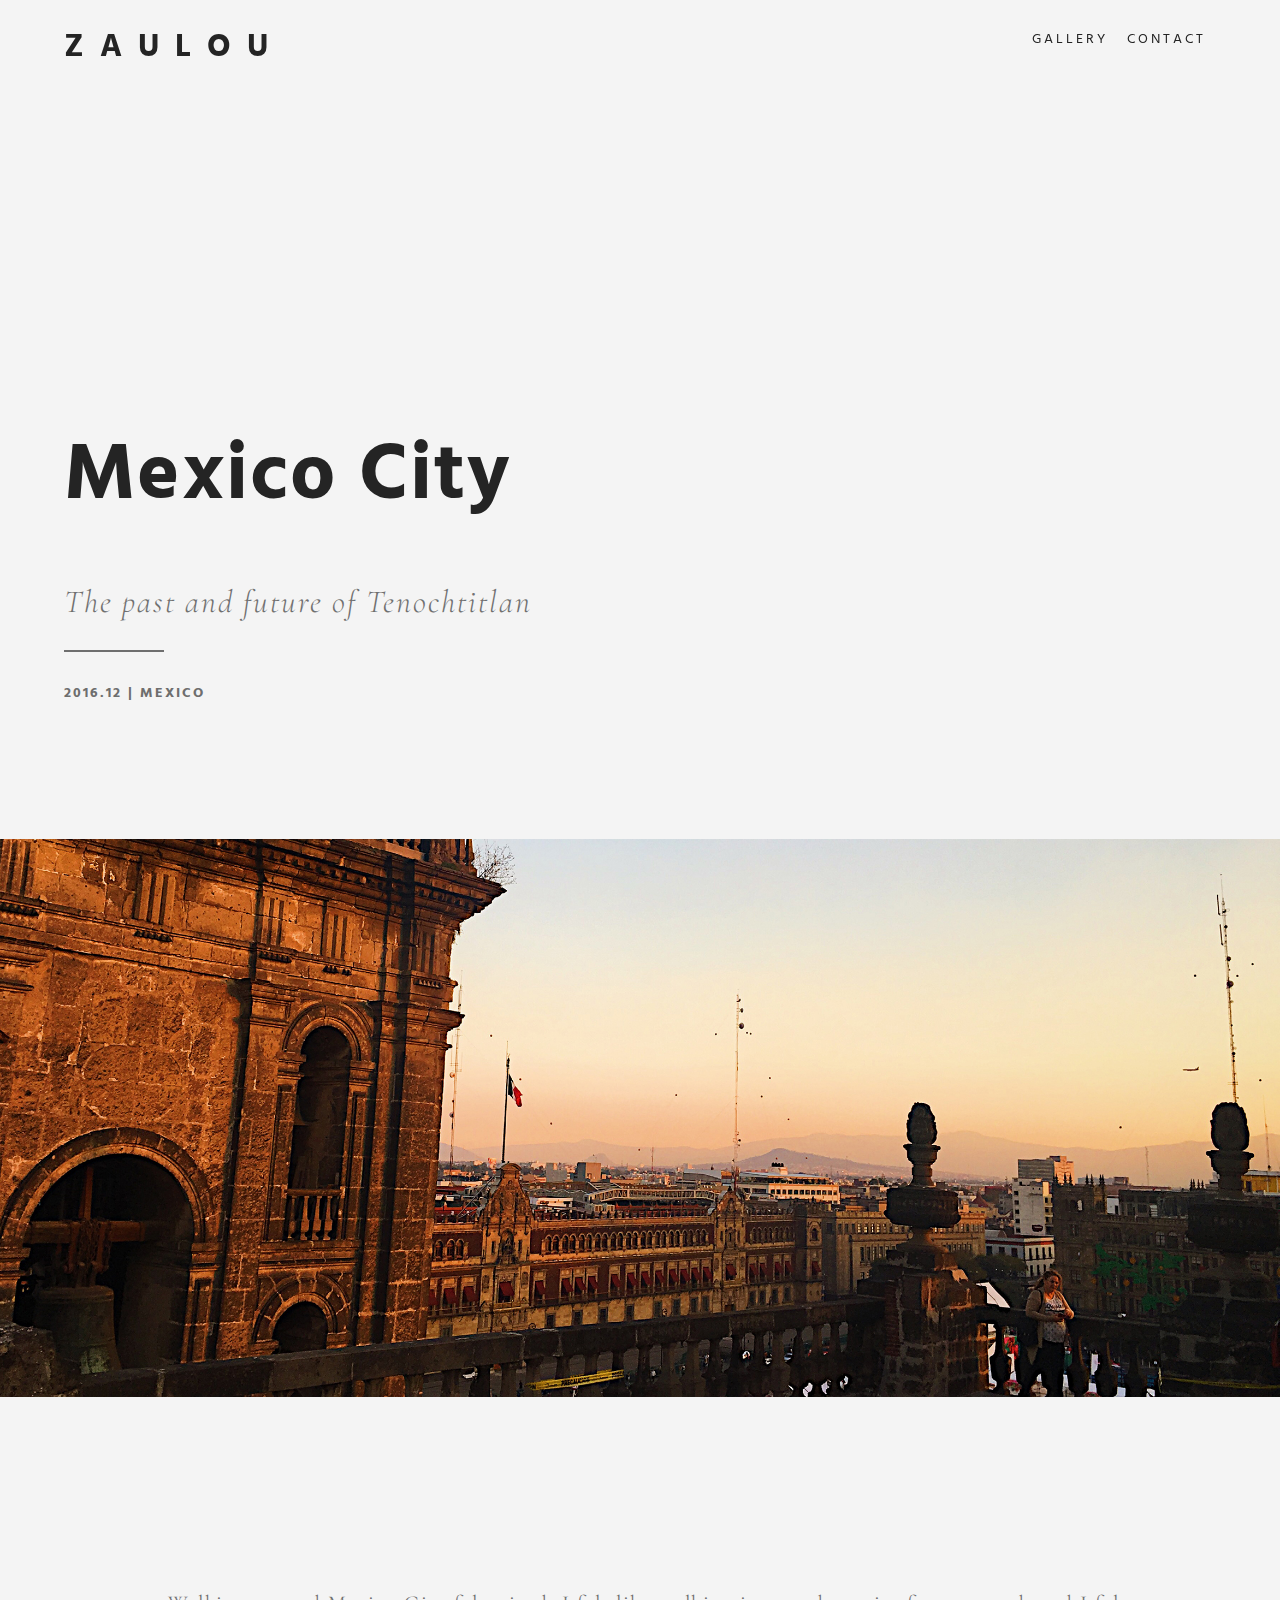
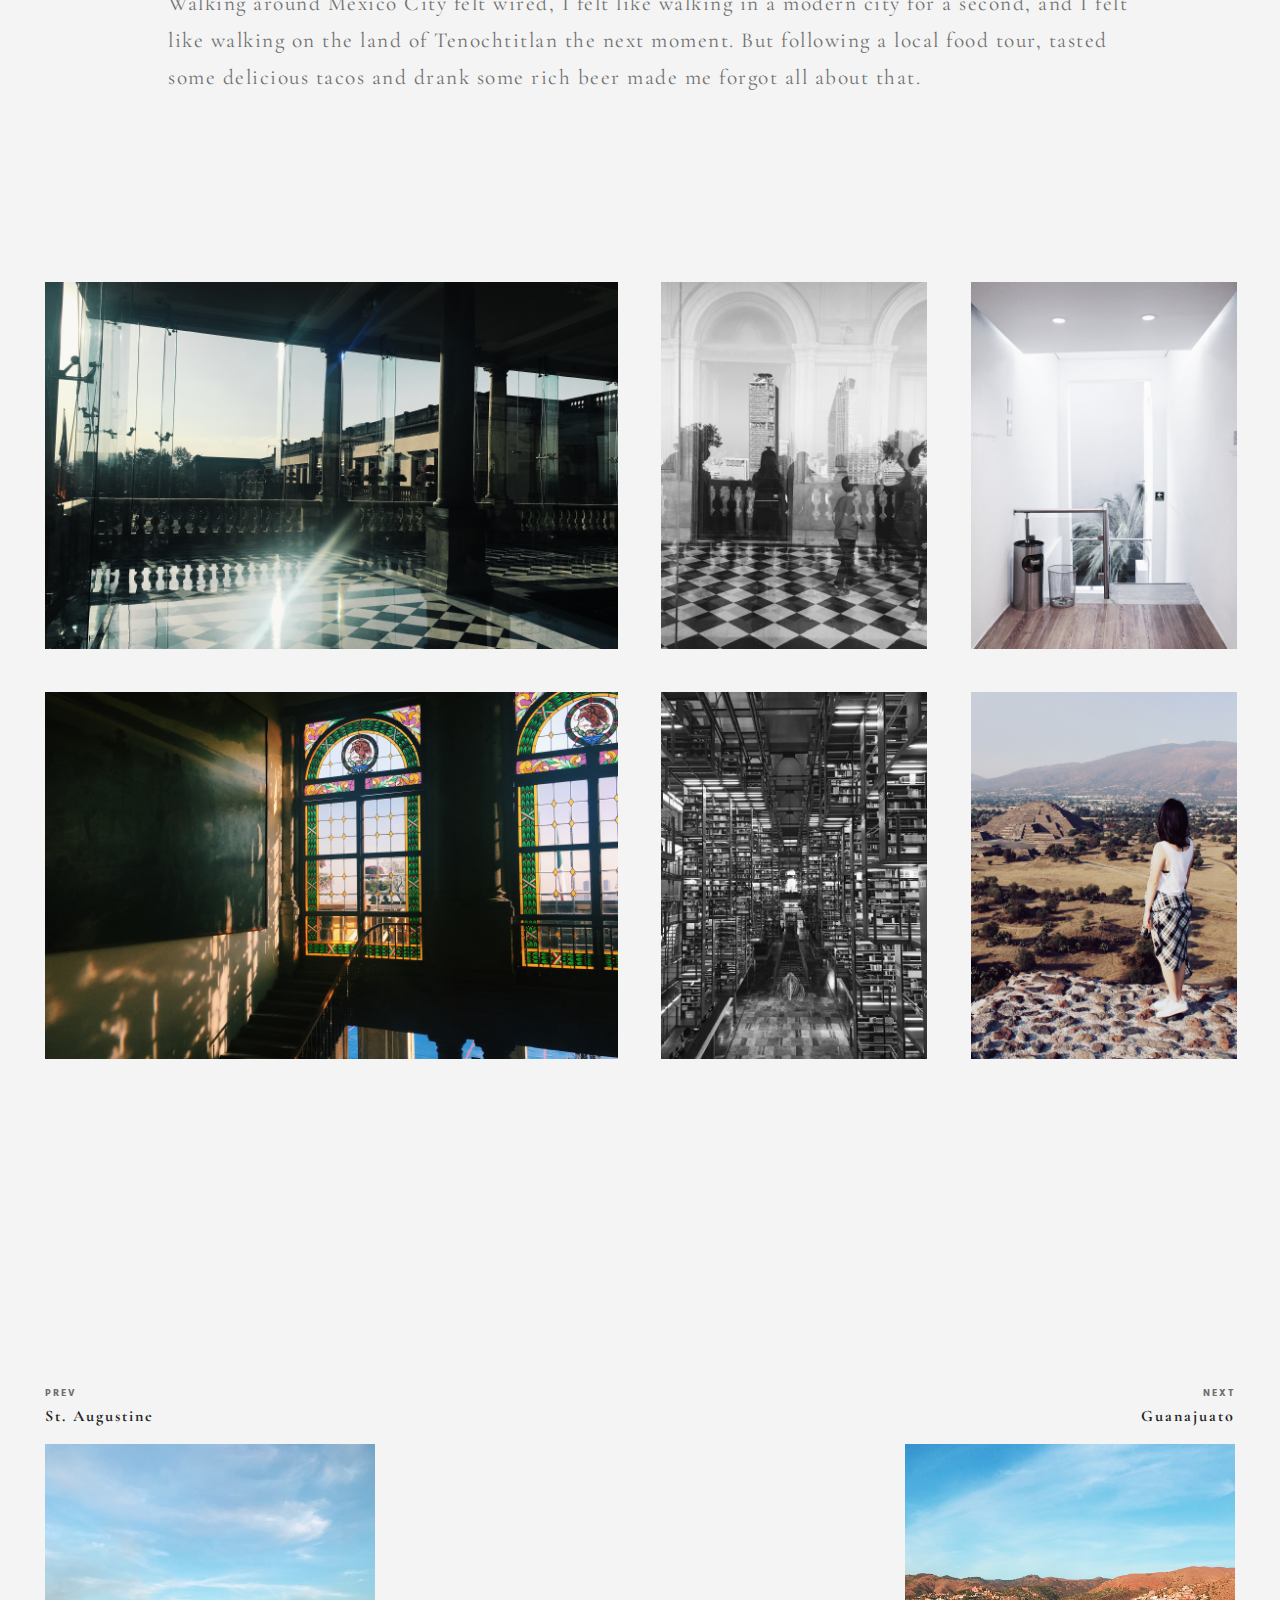
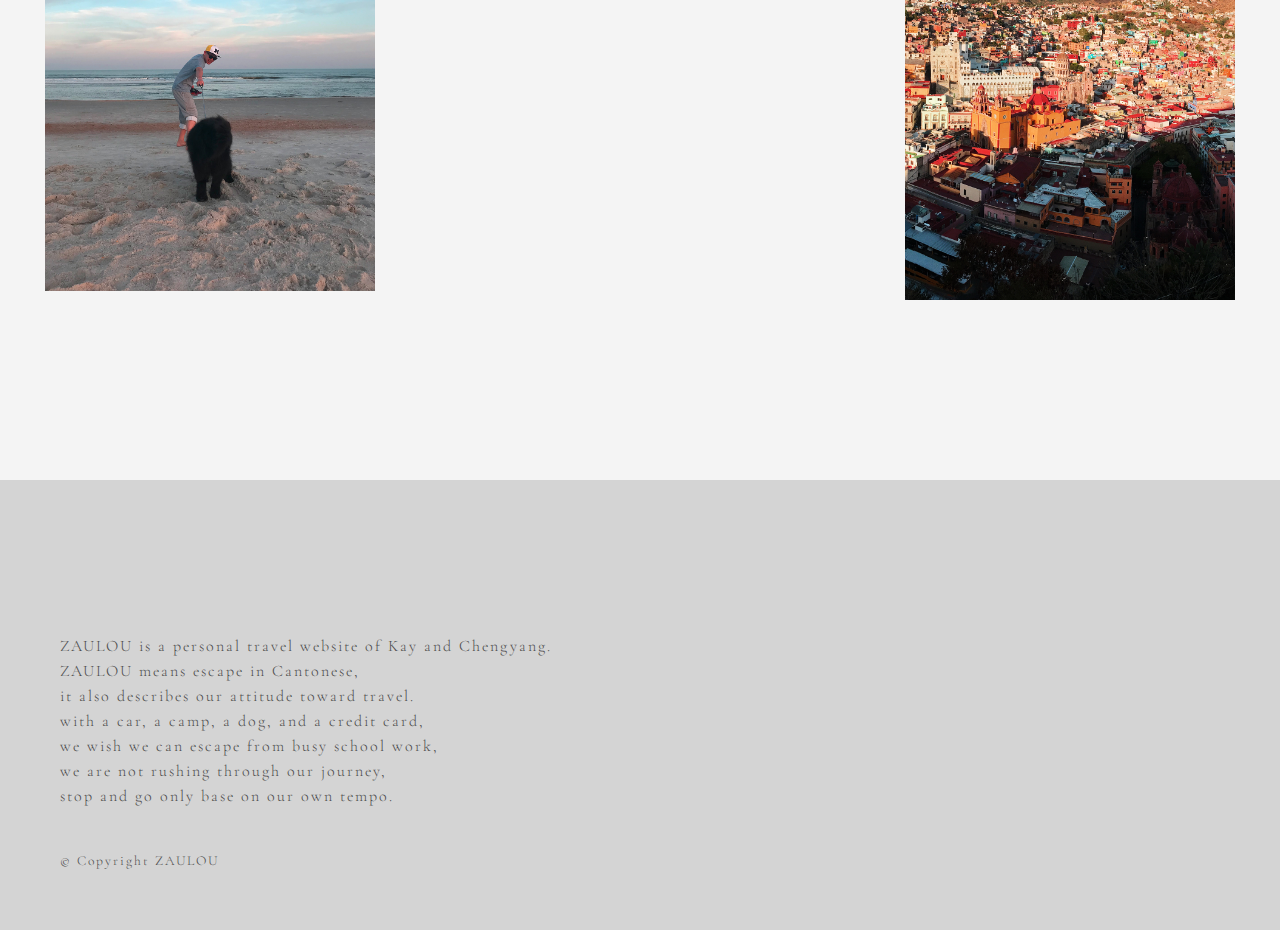
<file: mexico_city.html>
<!DOCTYPE html>
<html lang="en" dir="ltr">
  <head>
    <!-- Global site tag (gtag.js) - Google Analytics -->
    <script async src="https://www.googletagmanager.com/gtag/js?id=UA-135030318-2"></script>
    <script>
      window.dataLayer = window.dataLayer || [];
      function gtag(){dataLayer.push(arguments);}
      gtag('js', new Date());

      gtag('config', 'UA-135030318-2');
    </script>
    <meta charset="utf-8">
    <meta name = "viewport" content="width=device-width, initial-scale=1">
    <link rel="stylesheet" type="text/css" href="css/html5reset.css">
    <link href="https://fonts.googleapis.com/css?family=Cormorant+Garamond" rel="stylesheet">
    <link href="https://fonts.googleapis.com/css?family=Hind+Siliguri" rel="stylesheet">
    <link rel="stylesheet" type="text/css" href="css/style.css">
    <script src="https://ajax.googleapis.com/ajax/libs/jquery/3.3.1/jquery.min.js"></script>
    <title>The Road Trips</title>

  </head>

  <body>

    <header class = "fixed_navbar">


      <!-- this is top navigation -->
        <div class="block">
          <h1 class="title_home">
            <a href = "index.html"> ZAULOU </a>
          </h1>
          <nav class="topnavbar" id = "myTopnav">
            <!-- <a href="javascript:void(0);" class="icon" onclick="myFunction()">
                <i class="fa fa-bars"></i>
            </a> -->
            <div class="icon" onclick="myFunction()">
              <span class = "bar bar1"></span>
              <span class = "bar bar2"></span>
              <span class = "bar bar3"></span>

            </div>

          <ul class = "nav_list">

            <li class = "nav_item">
              <a href = "photo_gallery.html">GALLERY</a>
            </li>

            <li class = "nav_item">
              <a href = "contact.html">CONTACT</a>
            </li>

          </ul>
        </nav>
        </div>
        <!-- this is end of top navigation -->




    </header>

    <main>
      <div class = "title_head fade">

          <div class = "main_title">
            <h2>Mexico City</h2>
          </div>

          <div class = "sub_title">

            <h2>The past and future of Tenochtitlan </h2>
          </div>

          <div class = "separate_line">
            <span class = "bar4"></span>

          </div>

          <div class = "tiny_title">

            <h3>2016.12 | MEXICO</h3>
          </div>


      </div>

      <div class = "main_content">

        <div class = "heroimg">
          <img src="images/mexicocity_5.jpg" alt="Mexico City">

      </div>



        <div class="article_content">
          <div class="writing_content">
            <p>Walking around Mexico City felt wired, I felt like walking in a modern city for a second, and I felt like walking on the
            land of Tenochtitlan the next moment. But following a local food tour, tasted some delicious tacos and drank some rich beer
            made me forgot all about that. </p>
          </div>

          <ul class = "content-grid">

            <li class = "content-item-landscape">
              <img src="images/mexicocity_8.jpg" alt="Mexico City"/>

            </li>

            <li class = "content-item-portrait">
              <img src="images/mexicocity_7.jpg" alt="Mexico City"/>

            </li>

            <li class = "content-item-portrait">
              <img src="images/mexicocity_3.jpg" alt="Mexico City"/>

            </li>

            <li class = "content-item-landscape">
              <img src="images/mexicocity_6.jpg" alt="Mexico City"/>

            </li>

            <li class = "content-item-portrait">
              <img src="images/mexicocity_2.jpg" alt="Mexico City"/>

            </li>

            <li class = "content-item-portrait">
              <img src="images/mexicocity_1.jpg" alt="Mexico City"/>

            </li>



          </ul>


        </div>

        <div class="prev_next_section">
          <div class="inner">
            <div class="half_prev">
              <h3>PREV</h3>
              <h4>St. Augustine</h4>
              <a href = "saint_augustine.html">
              <img src="images/staugustine_1.jpg" alt="St. Augustine"/>

            </a>
            </div>

            <div class="half_next">

                <h3>NEXT</h3>
                <h4>Guanajuato</h4>
                <a href = "guanajuato.html">
                <img src="images/guanajuato_7.jpg" alt="Guanajuato"/>

              </a>

            </div>
          </div>
        </div>

        </div>


    </main>

    <footer>
          <div class = "description">
            <p>ZAULOU is a personal travel website of Kay and Chengyang. <br>
              ZAULOU means escape in Cantonese, <br>
              it also describes our attitude toward travel.<br>
              with a car, a camp, a dog, and a credit card,<br>
              we wish we can escape from busy school work,<br>
              we are not rushing through our journey,<br>
              stop and go only base on our own tempo. </p>
            </div>

            <div class = "copyright">
              <p>&copy; Copyright ZAULOU</p>
            </div>

      </footer>

      <!-- javascript -->
      <script>

        function myFunction() {
          var x = document.getElementById("myTopnav");
          if (x.className === "topnavbar") {
            x.className += " responsive";
          }
          else {
            x.className = "topnavbar";
          }
        }
      </script>


      <script>
      $(window).scroll(function(){
        $(".fade").css("opacity", 1 - $(window).scrollTop() / 250);
        });

      </script>

      <script>
          $(document).ready(function() {
          // Transition effect for navbar
          $(window).scroll(function() {
            // checks if window is scrolled more than 500px, adds/removes solid class
            if($(this).scrollTop() > 300) {
                $('.fixed_navbar').addClass('scroll');
            } else {
                $('.fixed_navbar').removeClass('scroll');
            }
          });
    });
      </script>


  </body>
</file>
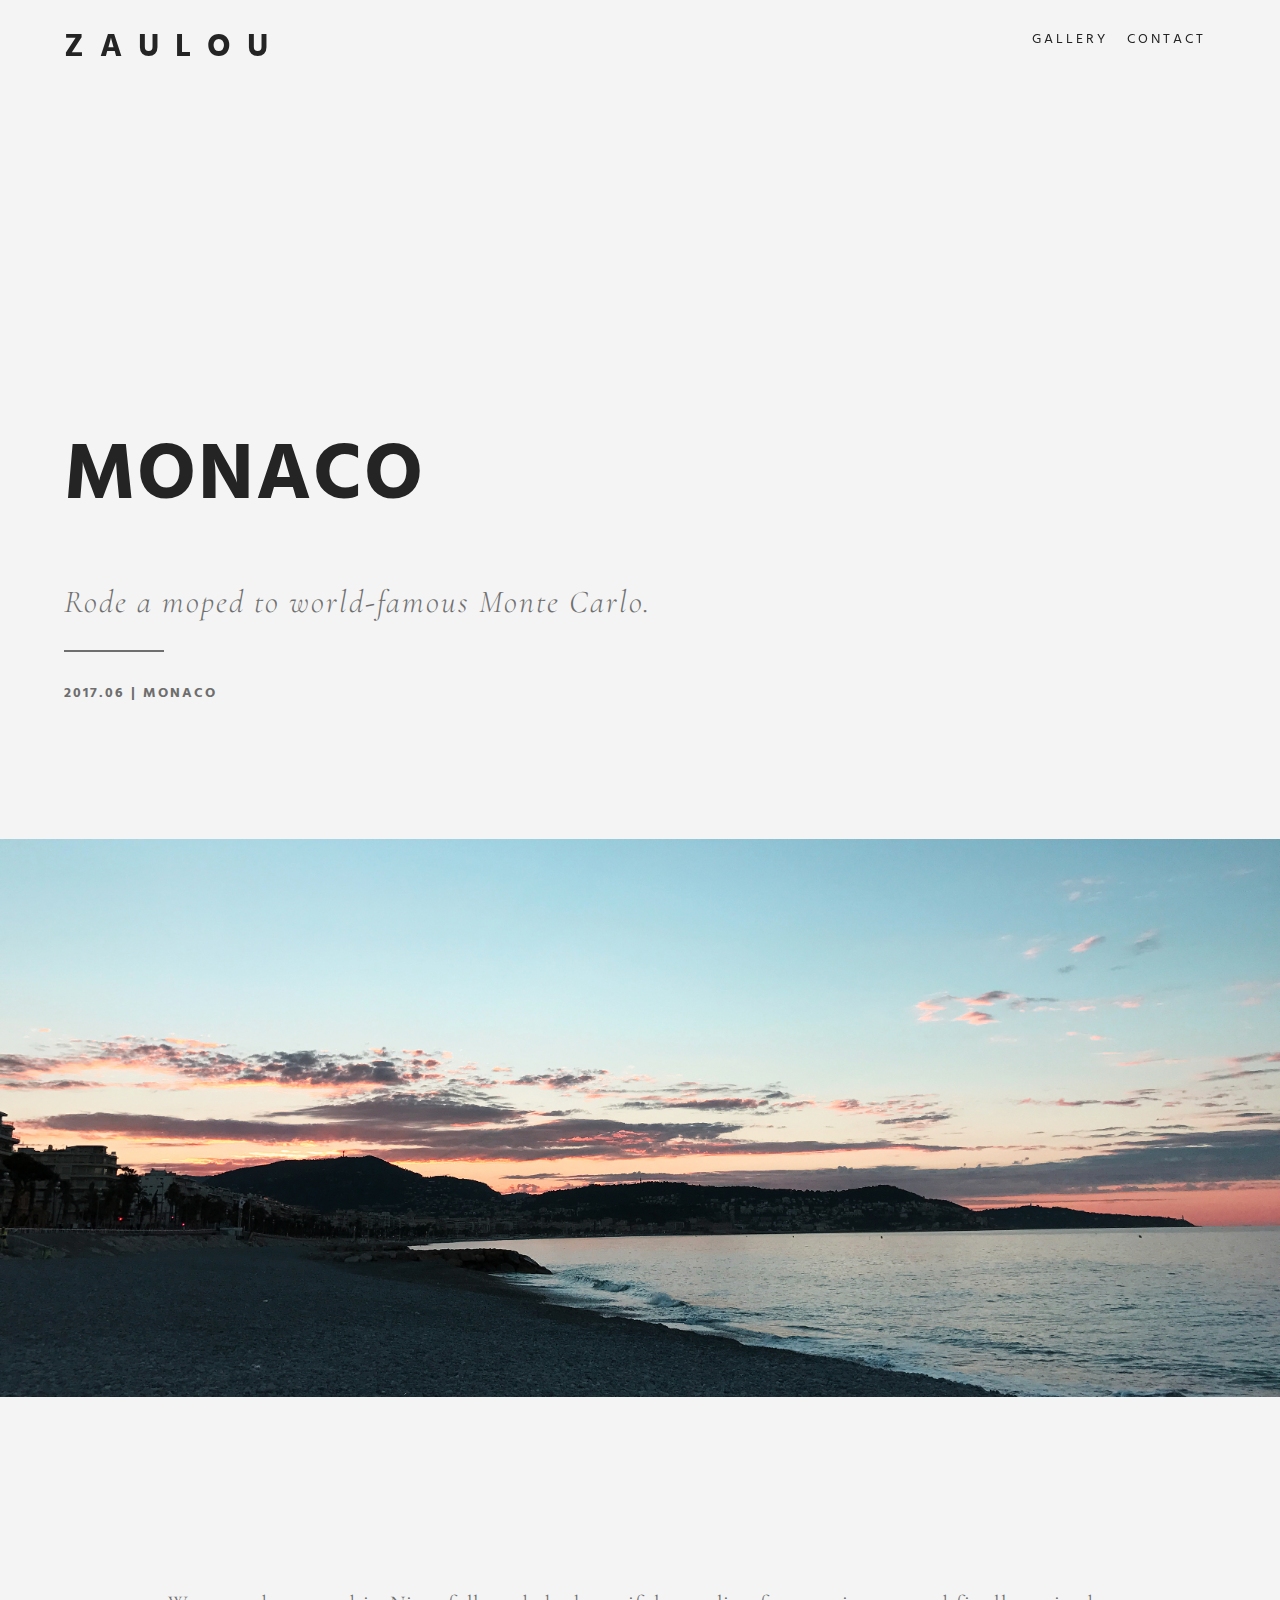
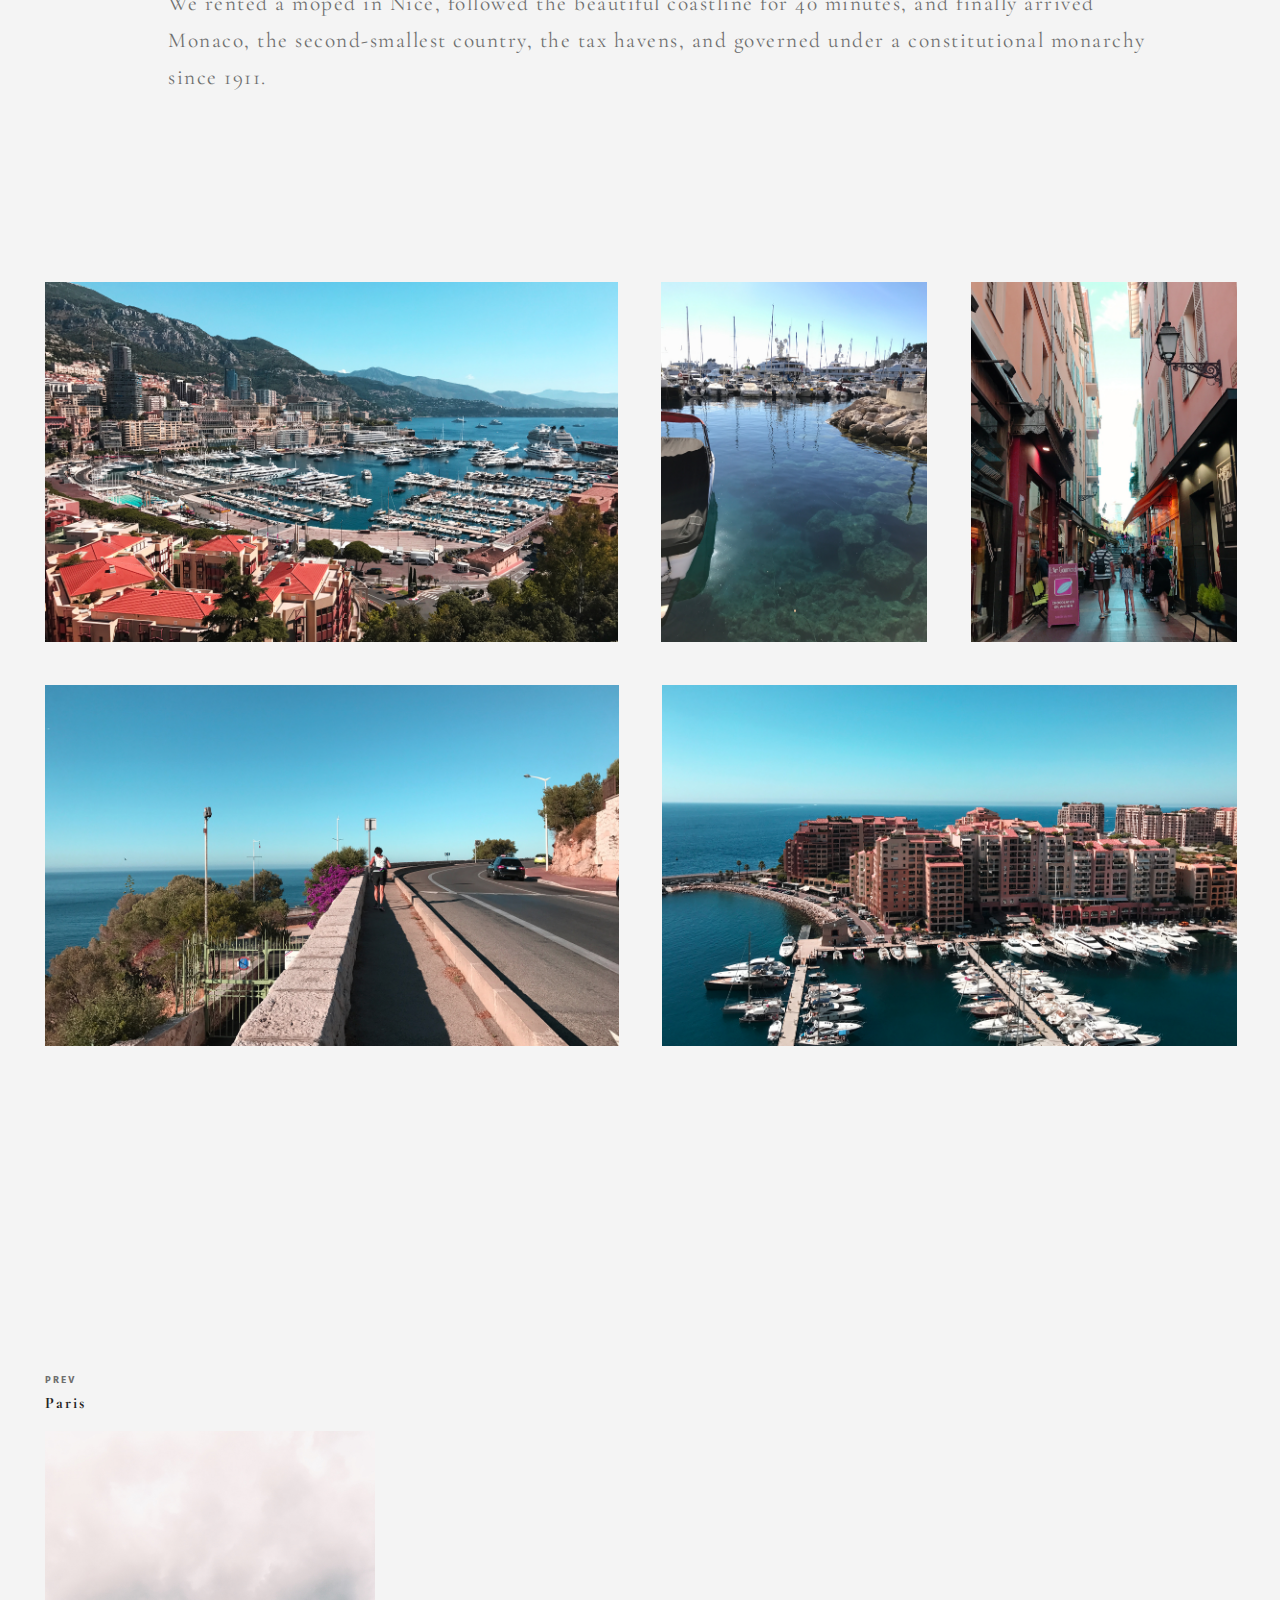
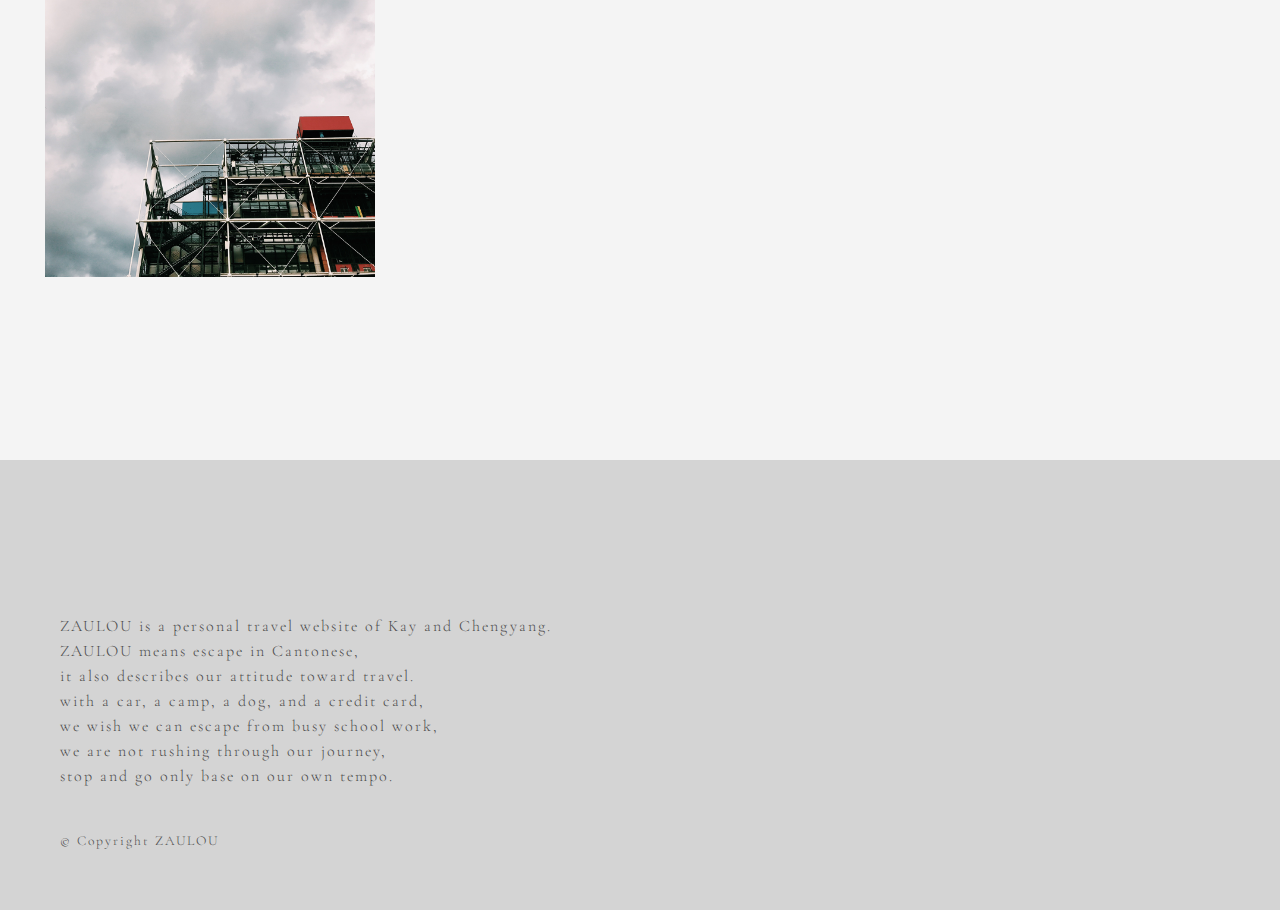
<file: monaco.html>
<!DOCTYPE html>
<html lang="en" dir="ltr">
  <head>
    <!-- Global site tag (gtag.js) - Google Analytics -->
    <script async src="https://www.googletagmanager.com/gtag/js?id=UA-135030318-2"></script>
    <script>
      window.dataLayer = window.dataLayer || [];
      function gtag(){dataLayer.push(arguments);}
      gtag('js', new Date());

      gtag('config', 'UA-135030318-2');
    </script>
    <meta charset="utf-8">
    <meta name = "viewport" content="width=device-width, initial-scale=1">
    <link rel="stylesheet" type="text/css" href="css/html5reset.css">
    <link href="https://fonts.googleapis.com/css?family=Cormorant+Garamond" rel="stylesheet">
    <link href="https://fonts.googleapis.com/css?family=Hind+Siliguri" rel="stylesheet">
    <link rel="stylesheet" type="text/css" href="css/style.css">
    <script src="https://ajax.googleapis.com/ajax/libs/jquery/3.3.1/jquery.min.js"></script>
    <title>The Road Trips</title>

  </head>

  <body>

    <header class = "fixed_navbar">


      <!-- this is top navigation -->
        <div class="block">
          <h1 class="title_home">
            <a href = "index.html"> ZAULOU </a>
          </h1>
          <nav class="topnavbar" id = "myTopnav">
            <!-- <a href="javascript:void(0);" class="icon" onclick="myFunction()">
                <i class="fa fa-bars"></i>
            </a> -->
            <div class="icon" onclick="myFunction()">
              <span class = "bar bar1"></span>
              <span class = "bar bar2"></span>
              <span class = "bar bar3"></span>

            </div>

          <ul class = "nav_list">

            <li class = "nav_item">
              <a href = "photo_gallery.html">GALLERY</a>
            </li>

            <li class = "nav_item">
              <a href = "contact.html">CONTACT</a>
            </li>

          </ul>
        </nav>
        </div>
        <!-- this is end of top navigation -->




    </header>

    <main>
      <div class = "title_head fade">

          <div class = "main_title">
            <h2>MONACO</h2>
          </div>

          <div class = "sub_title">

            <h2>Rode a moped to world-famous Monte Carlo.</h2>
          </div>

          <div class = "separate_line">
            <span class = "bar4"></span>

          </div>

          <div class = "tiny_title">

            <h3>2017.06 | MONACO</h3>
          </div>


      </div>

      <div class = "main_content">

        <div class = "heroimg">
          <img src="images/monaco_2.jpg" alt="Monaco">

      </div>



        <div class="article_content">
          <div class="writing_content">
            <p>We rented a moped in Nice, followed the beautiful coastline for 40 minutes, and finally arrived Monaco, the second-smallest country,
             the tax havens, and governed under a constitutional monarchy since 1911.</p>
          </div>

          <ul class = "content-grid">

            <li class = "content-item-landscape">
              <img src="images/monaco_5.jpg" alt="Monaco"/>

            </li>

            <li class = "content-item-portrait">
              <img src="images/monaco_3.jpg" alt="Monaco"/>

            </li>

            <li class = "content-item-portrait">
              <img src="images/monaco_8.jpg" alt="Monaco"/>

            </li>

            <li class = "content-item-landscape">
              <img src="images/monaco_4.jpg" alt="Monaco"/>

            </li>

            <li class = "content-item-landscape">
              <img src="images/monaco_6.jpg" alt="Monaco"/>

            </li>


            <!-- <li class = "video_37">
              <video id = "myVideo" width = "100%" height = "auto" playsinline autoplay muted loop>
                <source src = "images/monaco_10.mp4" type = "video/mp4">
              </video>

            </li> -->



          </ul>


        </div>

        <div class="prev_next_section">
          <div class="inner">
            <div class="half_prev">
              <h3>PREV</h3>
              <h4>Paris</h4>
              <a href = "paris.html">
              <img src="images/paris_fp.jpg" alt="Paris"/>

            </a>
            </div>

            <div class="half_next">


            </div>
          </div>
        </div>

        </div>


    </main>

    <footer>
          <div class = "description">
            <p>ZAULOU is a personal travel website of Kay and Chengyang. <br>
              ZAULOU means escape in Cantonese, <br>
              it also describes our attitude toward travel.<br>
              with a car, a camp, a dog, and a credit card,<br>
              we wish we can escape from busy school work,<br>
              we are not rushing through our journey,<br>
              stop and go only base on our own tempo. </p>
            </div>

            <div class = "copyright">
              <p>&copy; Copyright ZAULOU</p>
            </div>

      </footer>

      <!-- javascript -->
      <script>

        function myFunction() {
          var x = document.getElementById("myTopnav");
          if (x.className === "topnavbar") {
            x.className += " responsive";
          }
          else {
            x.className = "topnavbar";
          }
        }
      </script>



      <script>
      $(window).scroll(function(){
        $(".fade").css("opacity", 1 - $(window).scrollTop() / 250);
        });

      </script>

      <script>
          $(document).ready(function() {
          // Transition effect for navbar
          $(window).scroll(function() {
            // checks if window is scrolled more than 500px, adds/removes solid class
            if($(this).scrollTop() > 300) {
                $('.fixed_navbar').addClass('scroll');
            } else {
                $('.fixed_navbar').removeClass('scroll');
            }
          });
    });
      </script>


  </body>
</file>
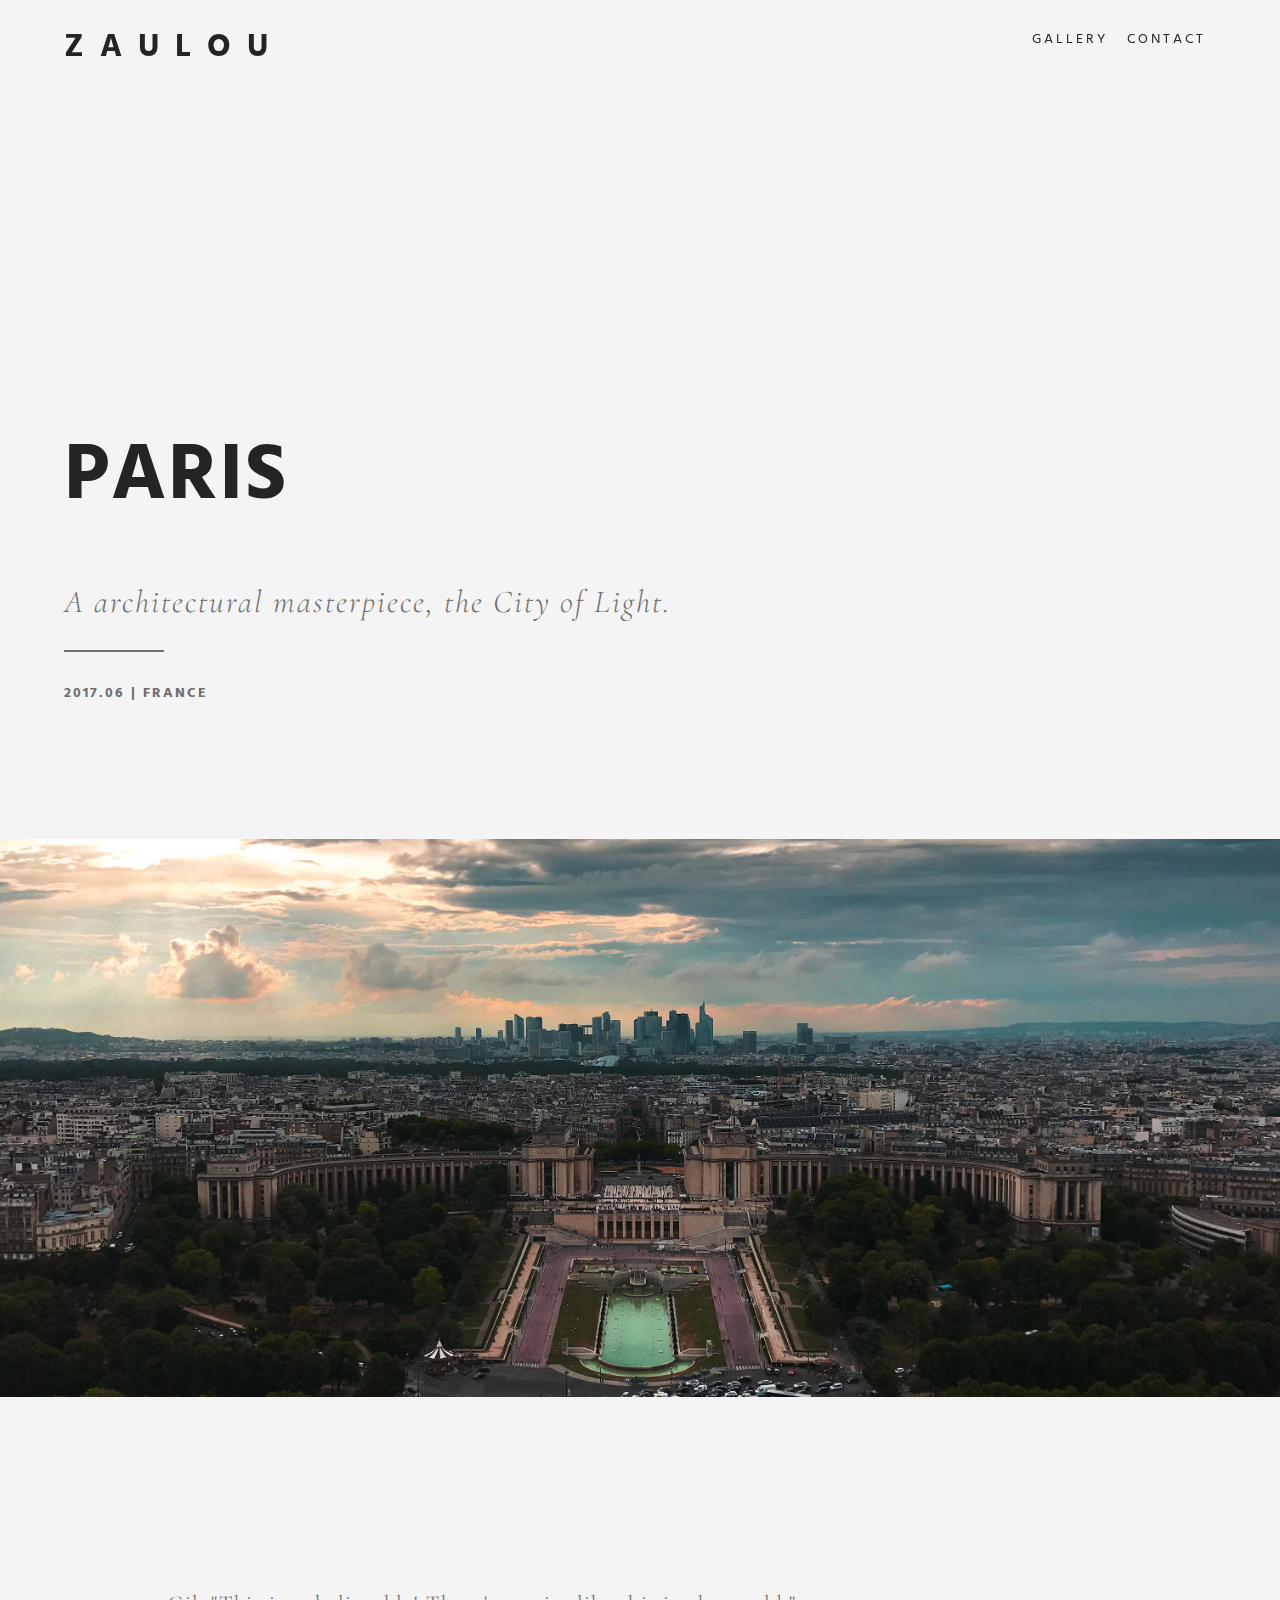
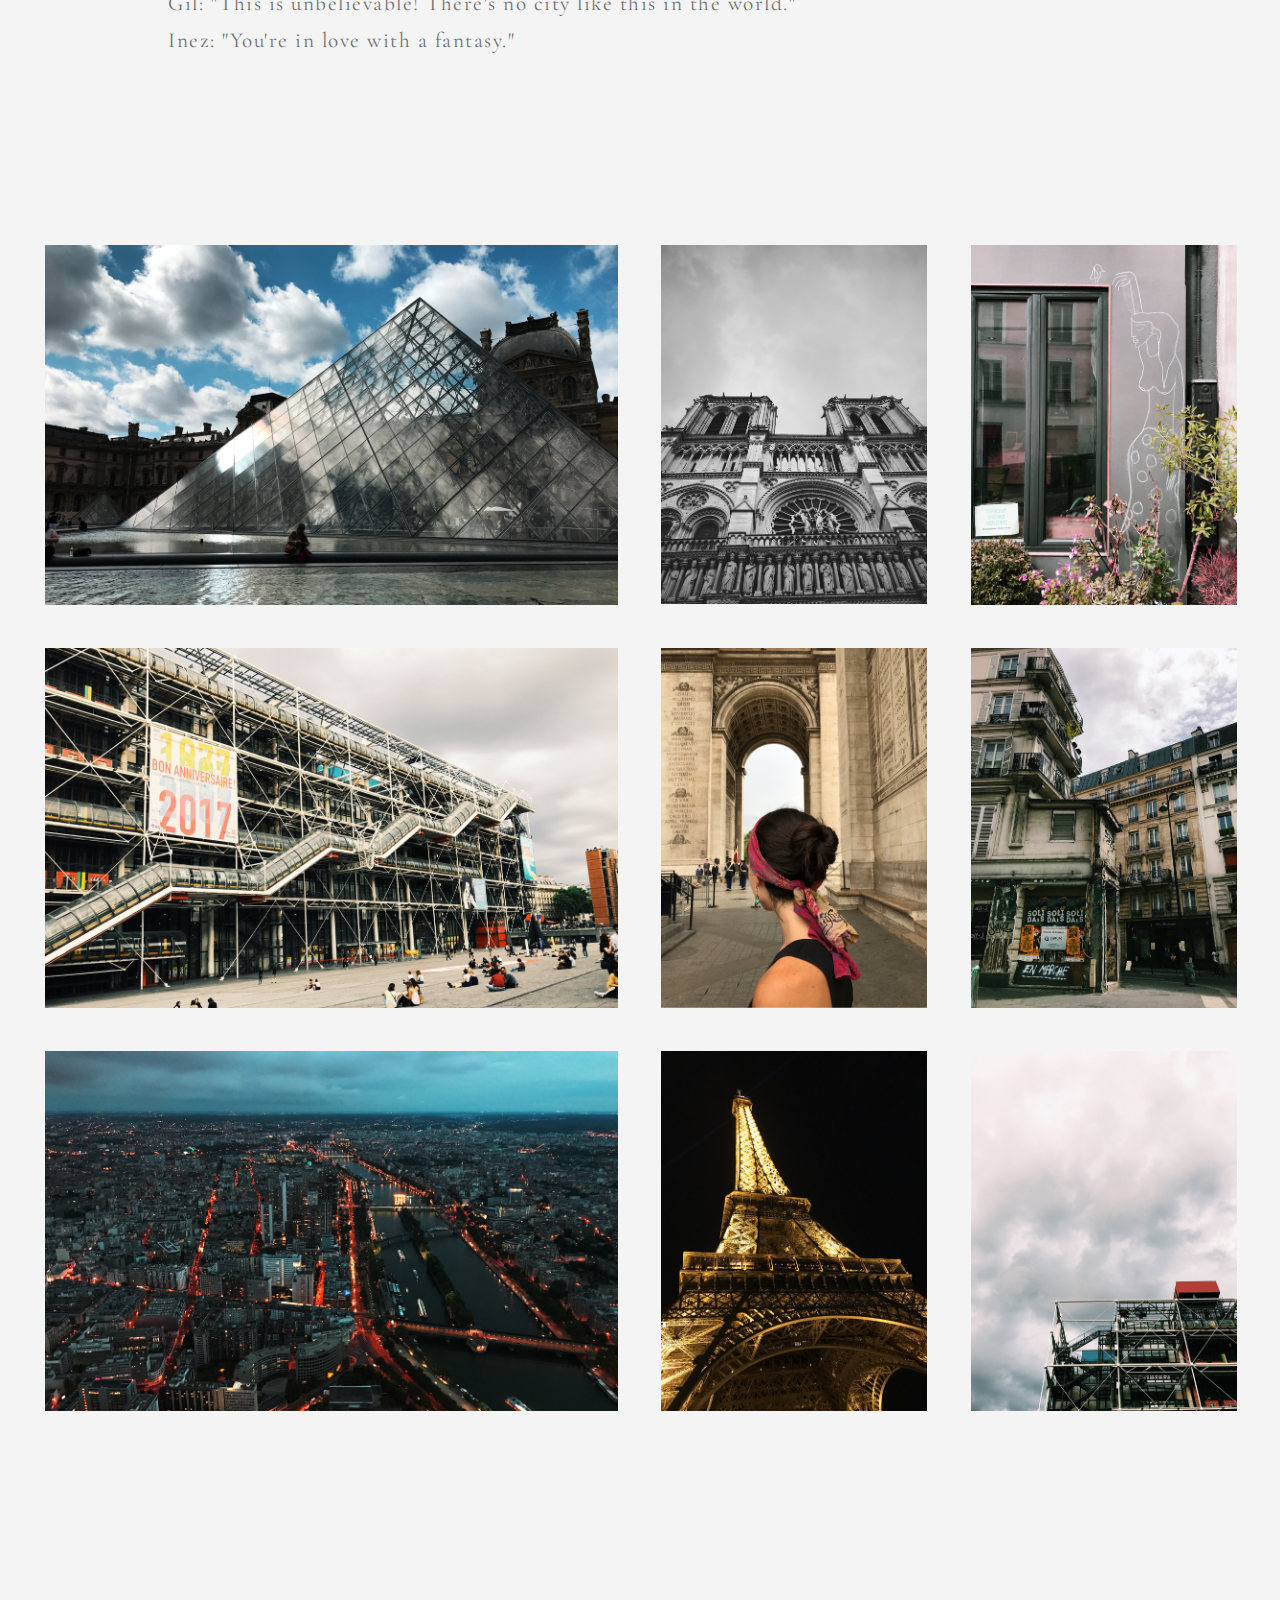
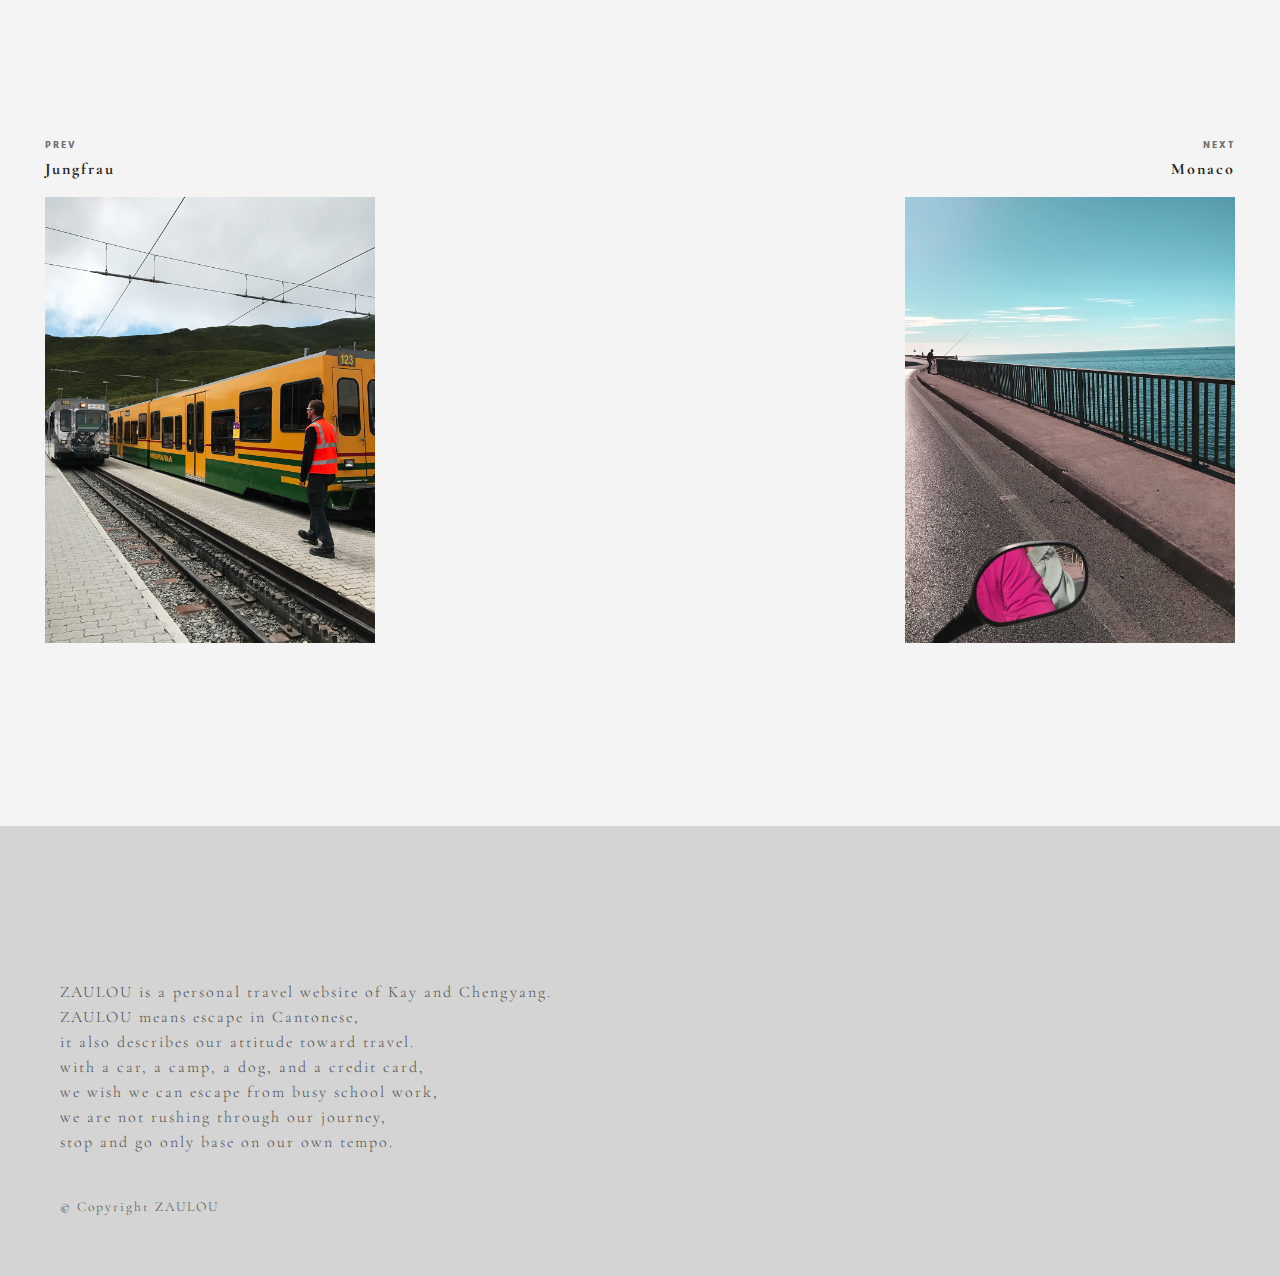
<file: paris.html>
<!DOCTYPE html>
<html lang="en" dir="ltr">
  <head>
    <!-- Global site tag (gtag.js) - Google Analytics -->
    <script async src="https://www.googletagmanager.com/gtag/js?id=UA-135030318-2"></script>
    <script>
      window.dataLayer = window.dataLayer || [];
      function gtag(){dataLayer.push(arguments);}
      gtag('js', new Date());

      gtag('config', 'UA-135030318-2');
    </script>
    <meta charset="utf-8">
    <meta name = "viewport" content="width=device-width, initial-scale=1">
    <link rel="stylesheet" type="text/css" href="css/html5reset.css">
    <link href="https://fonts.googleapis.com/css?family=Cormorant+Garamond" rel="stylesheet">
    <link href="https://fonts.googleapis.com/css?family=Hind+Siliguri" rel="stylesheet">
    <link rel="stylesheet" type="text/css" href="css/style.css">
    <script src="https://ajax.googleapis.com/ajax/libs/jquery/3.3.1/jquery.min.js"></script>
    <title>The Road Trips</title>

  </head>

  <body>

    <header class = "fixed_navbar">


      <!-- this is top navigation -->
        <div class="block">
          <h1 class="title_home">
            <a href = "index.html"> ZAULOU </a>
          </h1>
          <nav class="topnavbar" id = "myTopnav">
            <!-- <a href="javascript:void(0);" class="icon" onclick="myFunction()">
                <i class="fa fa-bars"></i>
            </a> -->
            <div class="icon" onclick="myFunction()">
              <span class = "bar bar1"></span>
              <span class = "bar bar2"></span>
              <span class = "bar bar3"></span>

            </div>

          <ul class = "nav_list">

            <li class = "nav_item">
              <a href = "photo_gallery.html">GALLERY</a>
            </li>

            <li class = "nav_item">
              <a href = "contact.html">CONTACT</a>
            </li>

          </ul>
        </nav>
        </div>
        <!-- this is end of top navigation -->




    </header>

    <main>
      <div class = "title_head fade">

          <div class = "main_title">
            <h2>PARIS</h2>
          </div>

          <div class = "sub_title">

            <h2>A architectural masterpiece, the City of Light. </h2>
          </div>

          <div class = "separate_line">
            <span class = "bar4"></span>

          </div>

          <div class = "tiny_title">

            <h3>2017.06 | FRANCE</h3>
          </div>


      </div>

      <div class = "main_content">

        <div class = "heroimg">
          <img src="images/paris_8.jpg" alt="Paris">

      </div>



        <div class="article_content">
          <div class="writing_content">
            <p>Gil: "This is unbelievable! There's no city like this in the world."<br>
              Inez: "You're in love with a fantasy."</p>
          </div>

          <ul class = "content-grid">

            <li class = "content-item-landscape">
              <img src="images/paris_4.jpg" alt="Paris"/>

            </li>

            <li class = "content-item-portrait">
              <img src="images/paris_2.jpg" alt="Paris"/>

            </li>

            <li class = "content-item-portrait">
              <img src="images/paris_1.jpg" alt="Paris"/>

            </li>

            <li class = "content-item-landscape">
              <img src="images/paris_6.jpg" alt="Paris"/>

            </li>

            <li class = "content-item-portrait">
              <img src="images/paris_7.jpg" alt="Paris"/>

            </li>


            <li class = "content-item-portrait">
              <img src="images/paris_3.jpg" alt="Paris"/>

            </li>

            <li class = "content-item-landscape">
              <img src="images/paris_9.jpg" alt="Paris"/>

            </li>

            <li class = "content-item-portrait">
              <img src="images/paris_5.jpg" alt="Paris"/>

            </li>

            <li class = "content-item-portrait">
              <img src="images/paris_fp.jpg" alt="Paris"/>

            </li>



          </ul>


        </div>

        <div class="prev_next_section">
          <div class="inner">
            <div class="half_prev">
              <h3>PREV</h3>
              <h4>Jungfrau</h4>
              <a href = "jungfrau.html">
              <img src="images/jungfrau_6.jpg" alt="Jungfrau"/>

            </a>
            </div>

            <div class="half_next">

                <h3>NEXT</h3>
                <h4>Monaco</h4>
                <a href = "monaco.html">
                <img src="images/monaco_fp.jpg" alt="Monaco"/>

              </a>

            </div>
          </div>
        </div>

        </div>


    </main>

    <footer>
          <div class = "description">
            <p>ZAULOU is a personal travel website of Kay and Chengyang. <br>
              ZAULOU means escape in Cantonese, <br>
              it also describes our attitude toward travel.<br>
              with a car, a camp, a dog, and a credit card,<br>
              we wish we can escape from busy school work,<br>
              we are not rushing through our journey,<br>
              stop and go only base on our own tempo. </p>
            </div>

            <div class = "copyright">
              <p>&copy; Copyright ZAULOU</p>
            </div>

      </footer>

      <!-- javascript -->
      <script>

        function myFunction() {
          var x = document.getElementById("myTopnav");
          if (x.className === "topnavbar") {
            x.className += " responsive";
          }
          else {
            x.className = "topnavbar";
          }
        }
      </script>


      <script>
      $(window).scroll(function(){
        $(".fade").css("opacity", 1 - $(window).scrollTop() / 250);
        });

      </script>

      <script>
          $(document).ready(function() {
          // Transition effect for navbar
          $(window).scroll(function() {
            // checks if window is scrolled more than 500px, adds/removes solid class
            if($(this).scrollTop() > 300) {
                $('.fixed_navbar').addClass('scroll');
            } else {
                $('.fixed_navbar').removeClass('scroll');
            }
          });
    });
      </script>


  </body>
</file>
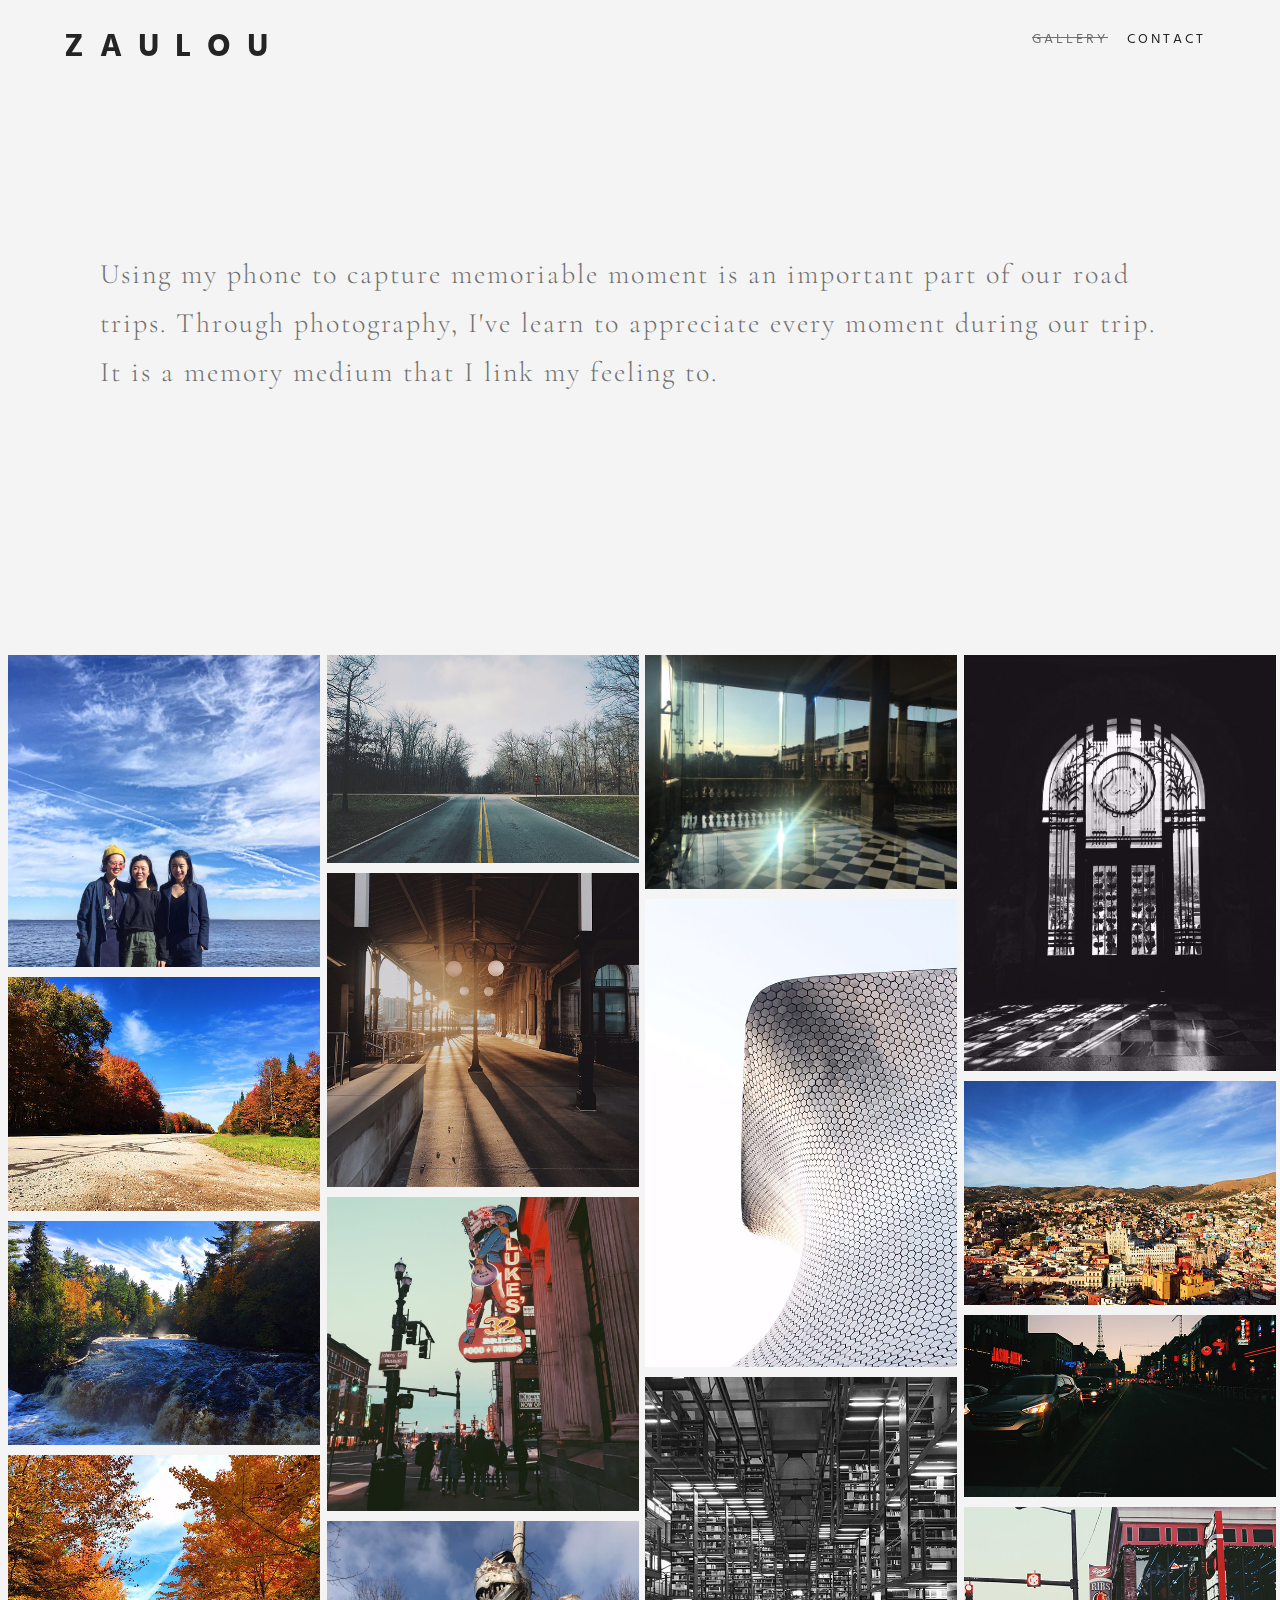
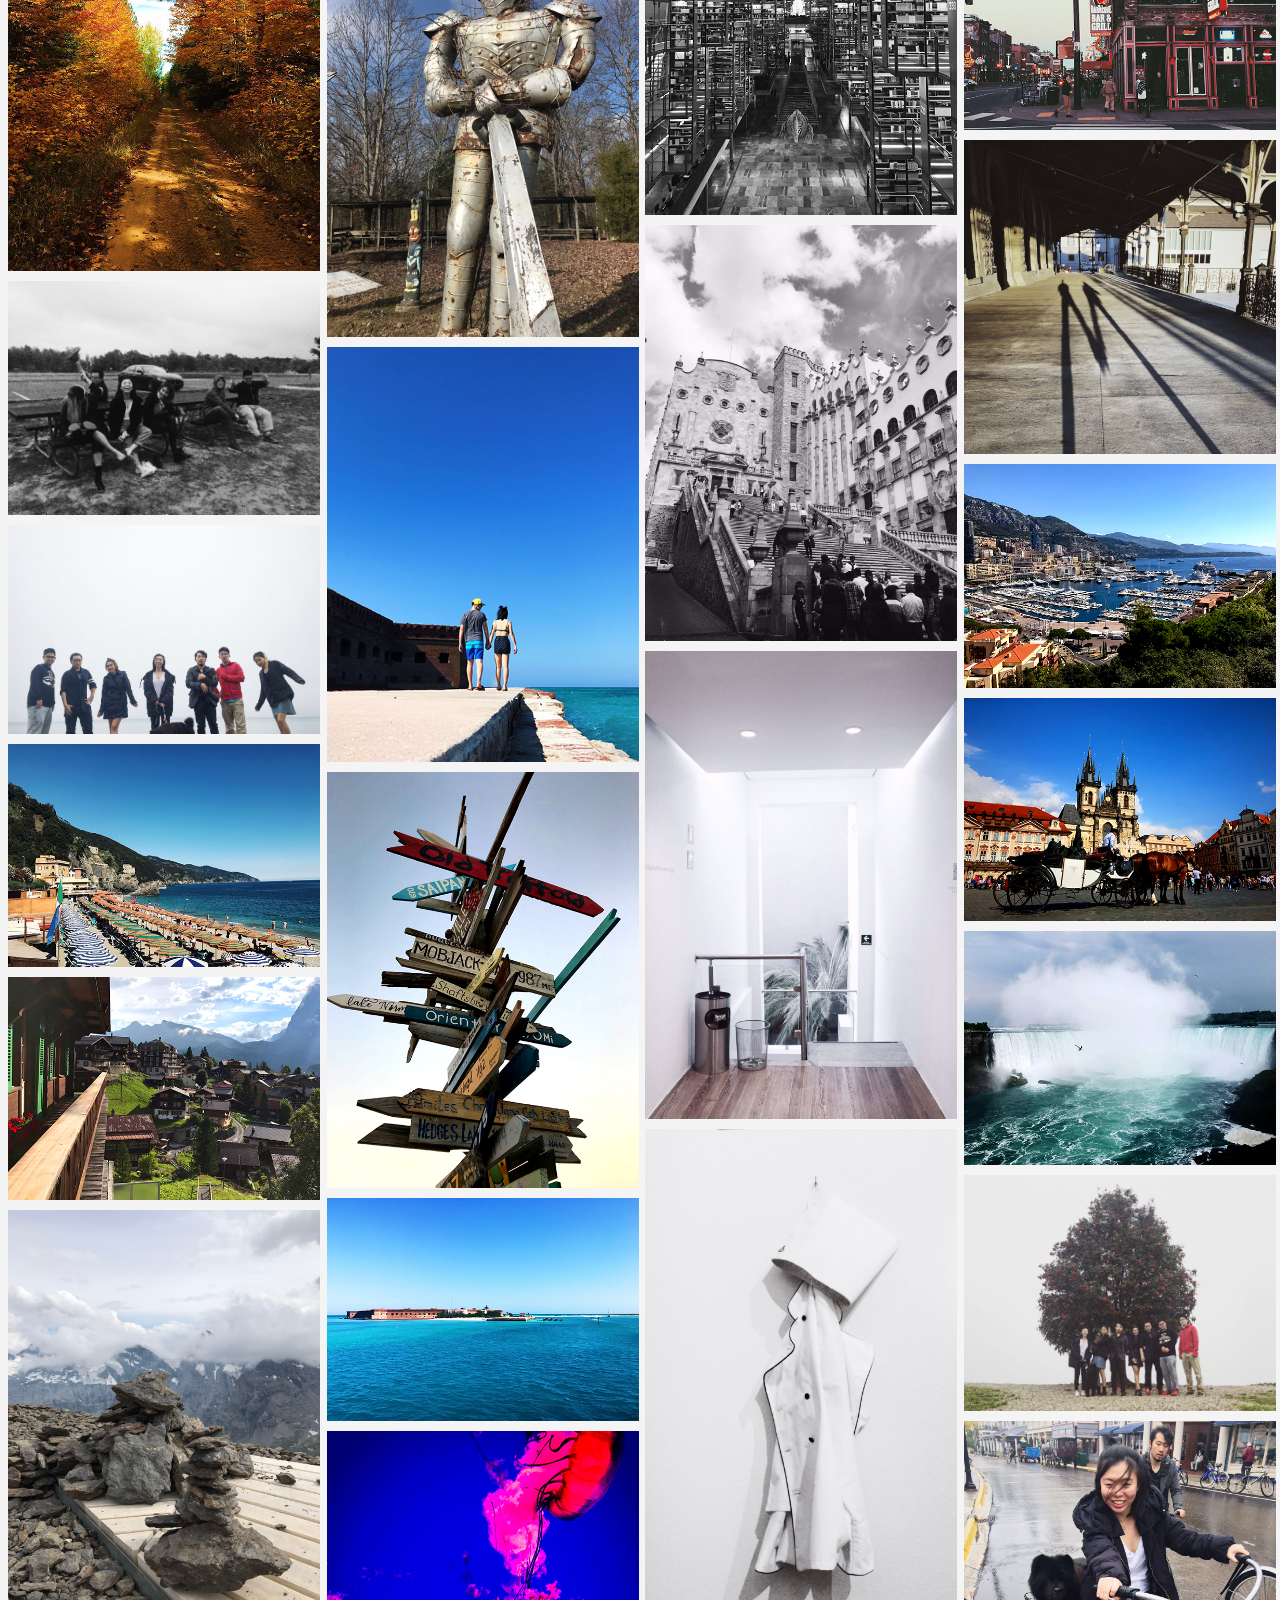
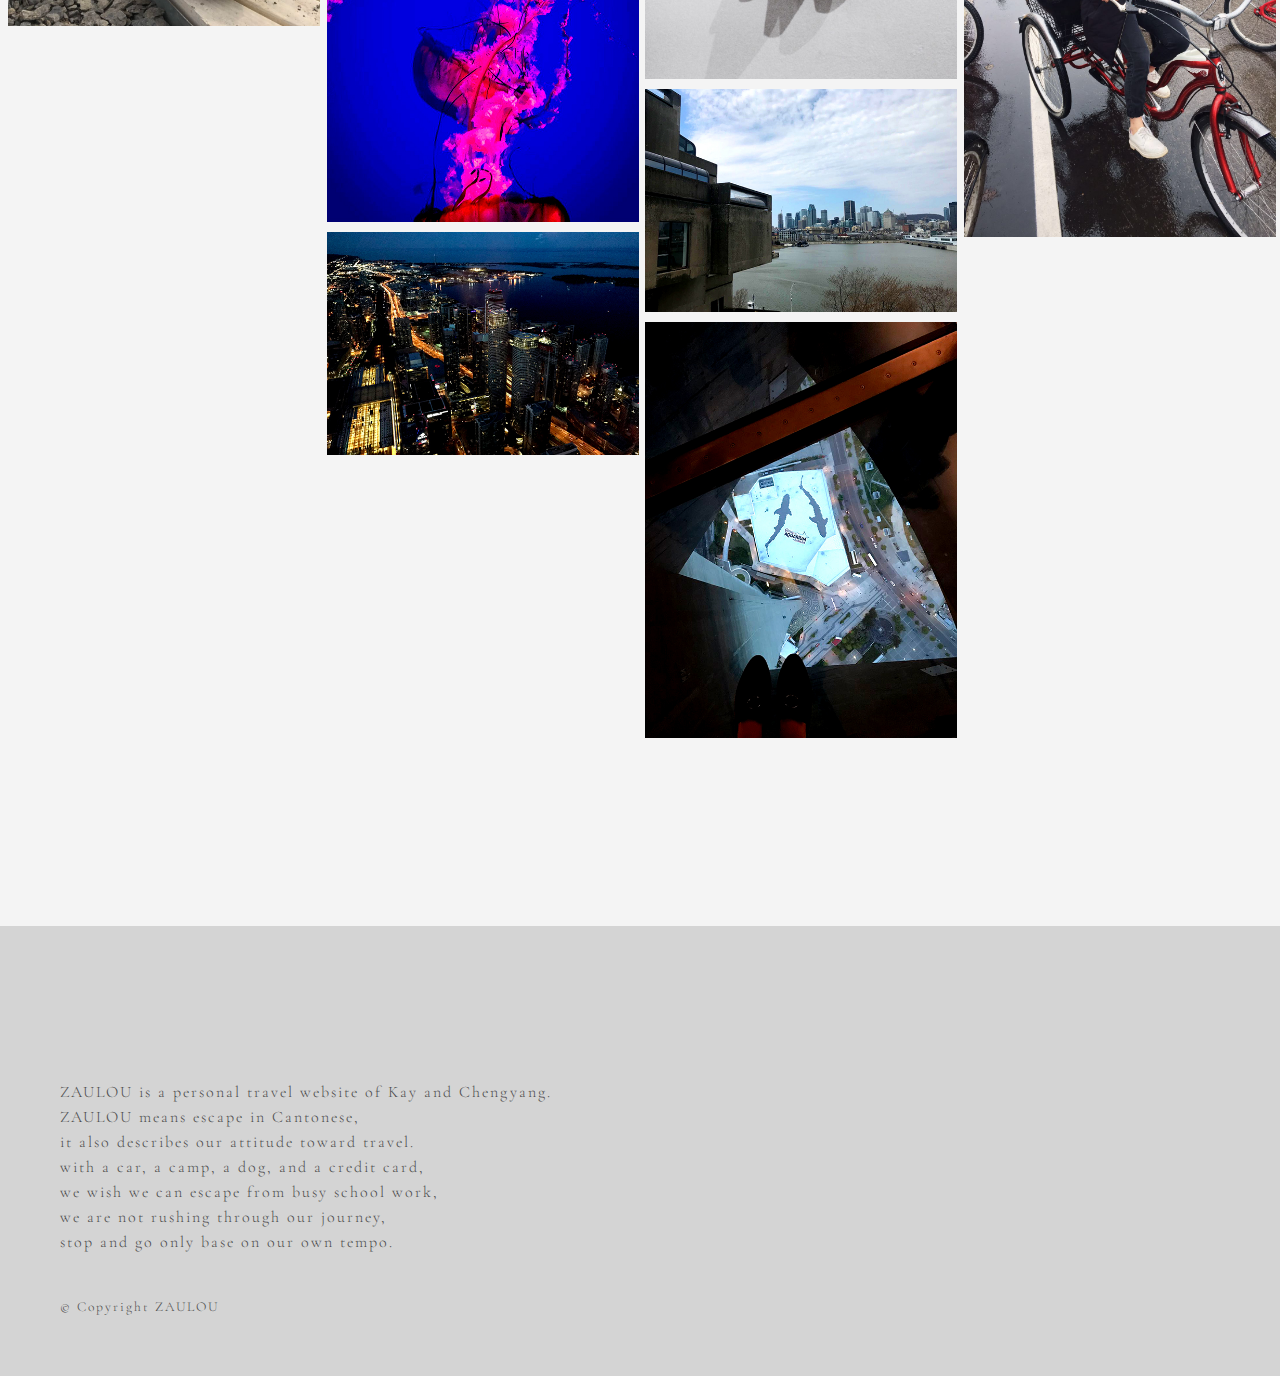
<file: photo_gallery.html>
<!DOCTYPE html>
<html lang="en" dir="ltr">
  <head>
    <!-- Global site tag (gtag.js) - Google Analytics -->
    <script async src="https://www.googletagmanager.com/gtag/js?id=UA-135030318-2"></script>
    <script>
      window.dataLayer = window.dataLayer || [];
      function gtag(){dataLayer.push(arguments);}
      gtag('js', new Date());

      gtag('config', 'UA-135030318-2');
    </script>
    <meta charset="utf-8">
    <meta name = "viewport" content="width=device-width, initial-scale=1">
    <link rel="stylesheet" type="text/css" href="css/html5reset.css">
    <link href="https://fonts.googleapis.com/css?family=Cormorant+Garamond" rel="stylesheet">
    <link href="https://fonts.googleapis.com/css?family=Hind+Siliguri" rel="stylesheet">
    <script src="https://ajax.googleapis.com/ajax/libs/jquery/3.3.1/jquery.min.js"></script>
    <link rel="stylesheet" type="text/css" href="css/style.css">
    <title>Photo Gallery</title>
  </head>


  <body>

    <header class = "fixed_navbar">


      <!-- this is top navigation -->
        <div class="block">
          <h1 class="title_home">
            <a href = "index.html"> ZAULOU </a>
          </h1>
          <nav class="topnavbar" id = "myTopnav">
            <!-- <a href="javascript:void(0);" class="icon" onclick="myFunction()">
                <i class="fa fa-bars"></i>
            </a> -->
            <div class="icon" onclick="myFunction()">
              <span class = "bar bar1"></span>
              <span class = "bar bar2"></span>
              <span class = "bar bar3"></span>

            </div>

          <ul class = "nav_list">

            <li class = "nav_item">
              <a href = "photo_gallery.html" class="current">GALLERY</a>
            </li>

            <li class = "nav_item">
              <a href = "contact.html">CONTACT</a>
            </li>

          </ul>
        </nav>
        </div>
        <!-- this is end of top navigation -->




    </header>




<main>
  <div class="hero-tagline fade">
  <h2>Using my phone to capture memoriable moment is an important part of our road trips. Through photography, I've learn to appreciate every moment during our trip. It is a memory medium that I link my feeling to.</h2>
</div>

  <div class="row gallery">
    <div class="column">
      <img src="images/up_1.jpg" alt="Upper Peninsula of Michigan"/>
      <img src="images/up_2.jpg" alt="Upper Peninsula of Michigan"/>
      <img src="images/up_3.jpg" alt="Upper Peninsula of Michigan"/>
      <img src="images/up_4.jpg" alt="Upper Peninsula of Michigan"/>
      <img src="images/up_5.jpg" alt="Upper Peninsula of Michigan"/>
      <img src="images/up_6.jpg" alt="Upper Peninsula of Michigan"/>
      <img src="images/cinqueterre_1.jpg" alt="Cinque Terre"/>
      <img src="images/jungfrau_1.jpg" alt="Jungfrau"/>
      <img src="images/jungfrau_2.jpg" alt="Jungfrau"/>

    </div>

    <div class="column">
      <img src="images/nashville_2.jpg" alt="Mammoth Cave National Park"/>
      <img src="images/nashville_3.jpg" alt="Union Station Nashville"/>
      <img src="images/nashville_4.jpg" alt="Boardway Nashville"/>
      <img src="images/nashville_1.jpg" alt="Mammoth Cave National Park"/>
      <img src="images/keywest_1.jpg" alt="Upper Peninsula of Michigan"/>
      <img src="images/keywest_2.jpg" alt="Upper Peninsula of Michigan"/>
      <img src="images/keywest_3.jpg" alt="Upper Peninsula of Michigan"/>
      <img src="images/toronto_3.jpg" alt="Aquarium"/>
      <img src="images/toronto_4.jpg" alt="view from CN Tower"/>


    </div>

    <div class="column">
      <img src="images/mexico_1.jpg" alt="Chapultepec Castle"/>
      <img src="images/mexico_4.jpg" alt="Soumaya Museum Mexico"/>
      <img src="images/mexico_5.jpg" alt="Vasconcelos Livrary Mexicoo"/>
      <img src="images/mexico_6.jpg" alt="Guanajuato University"/>
      <img src="images/mexico_2.jpg" alt="Museo del Objeto del Objeto"/>
      <img src="images/mexico_3.jpg" alt=" Museo del Objeto del Objeto"/>
      <img src="images/montreal_1.jpg" alt="Guanajuato Mexico"/>
      <img src="images/toronto_2.jpg" alt="CN Tower"/>

    </div>

    <div class="column">
      <img src="images/mexico_7.jpg" alt="Chapultepec Castle"/>
      <img src="images/mexico_8.jpg" alt="Guanajuato"/>
      <img src="images/nashville_5.jpg" alt="Broadway"/>
      <img src="images/nashville_6.jpg" alt="Broadway"/>
      <img src="images/nashville_7.jpg" alt="Old Train Station"/>
      <img src="images/monaco_1.jpg" alt="Monaco Port"/>
      <img src="images/prague_1.jpg" alt="Prague Plaza"/>
      <img src="images/toronto_1.jpg" alt="Niagara Fall"/>
      <img src="images/up_7.jpg" alt="Upper Peninsula of Michigan"/>
      <img src="images/up_8.jpg" alt="Upper Peninsula of Michigan"/>

    </div>

    </div>
</main>

<footer>
      <div class = "description">
        <p>ZAULOU is a personal travel website of Kay and Chengyang. <br>
          ZAULOU means escape in Cantonese, <br>
          it also describes our attitude toward travel.<br>
          with a car, a camp, a dog, and a credit card,<br>
          we wish we can escape from busy school work,<br>
          we are not rushing through our journey,<br>
          stop and go only base on our own tempo. </p>
        </div>

        <div class = "copyright">
          <p>&copy; Copyright ZAULOU</p>
        </div>

  </footer>

  <!-- javascript -->
  <script>
    function myFunction() {
      var x = document.getElementById("myTopnav");
      if (x.className === "topnavbar") {
        x.className += " responsive";
      }
      else {
        x.className = "topnavbar";
      }
    }
</script>

<script>
$(window).scroll(function(){
  $(".fade").css("opacity", 1 - $(window).scrollTop() / 250);
  });

</script>

<script>
    $(document).ready(function() {
    // Transition effect for navbar
    $(window).scroll(function() {
      // checks if window is scrolled more than 500px, adds/removes solid class
      if($(this).scrollTop() > 300) {
          $('.fixed_navbar').addClass('scroll');
      } else {
          $('.fixed_navbar').removeClass('scroll');
      }
    });
});
</script>

  </body>



</html>
</file>
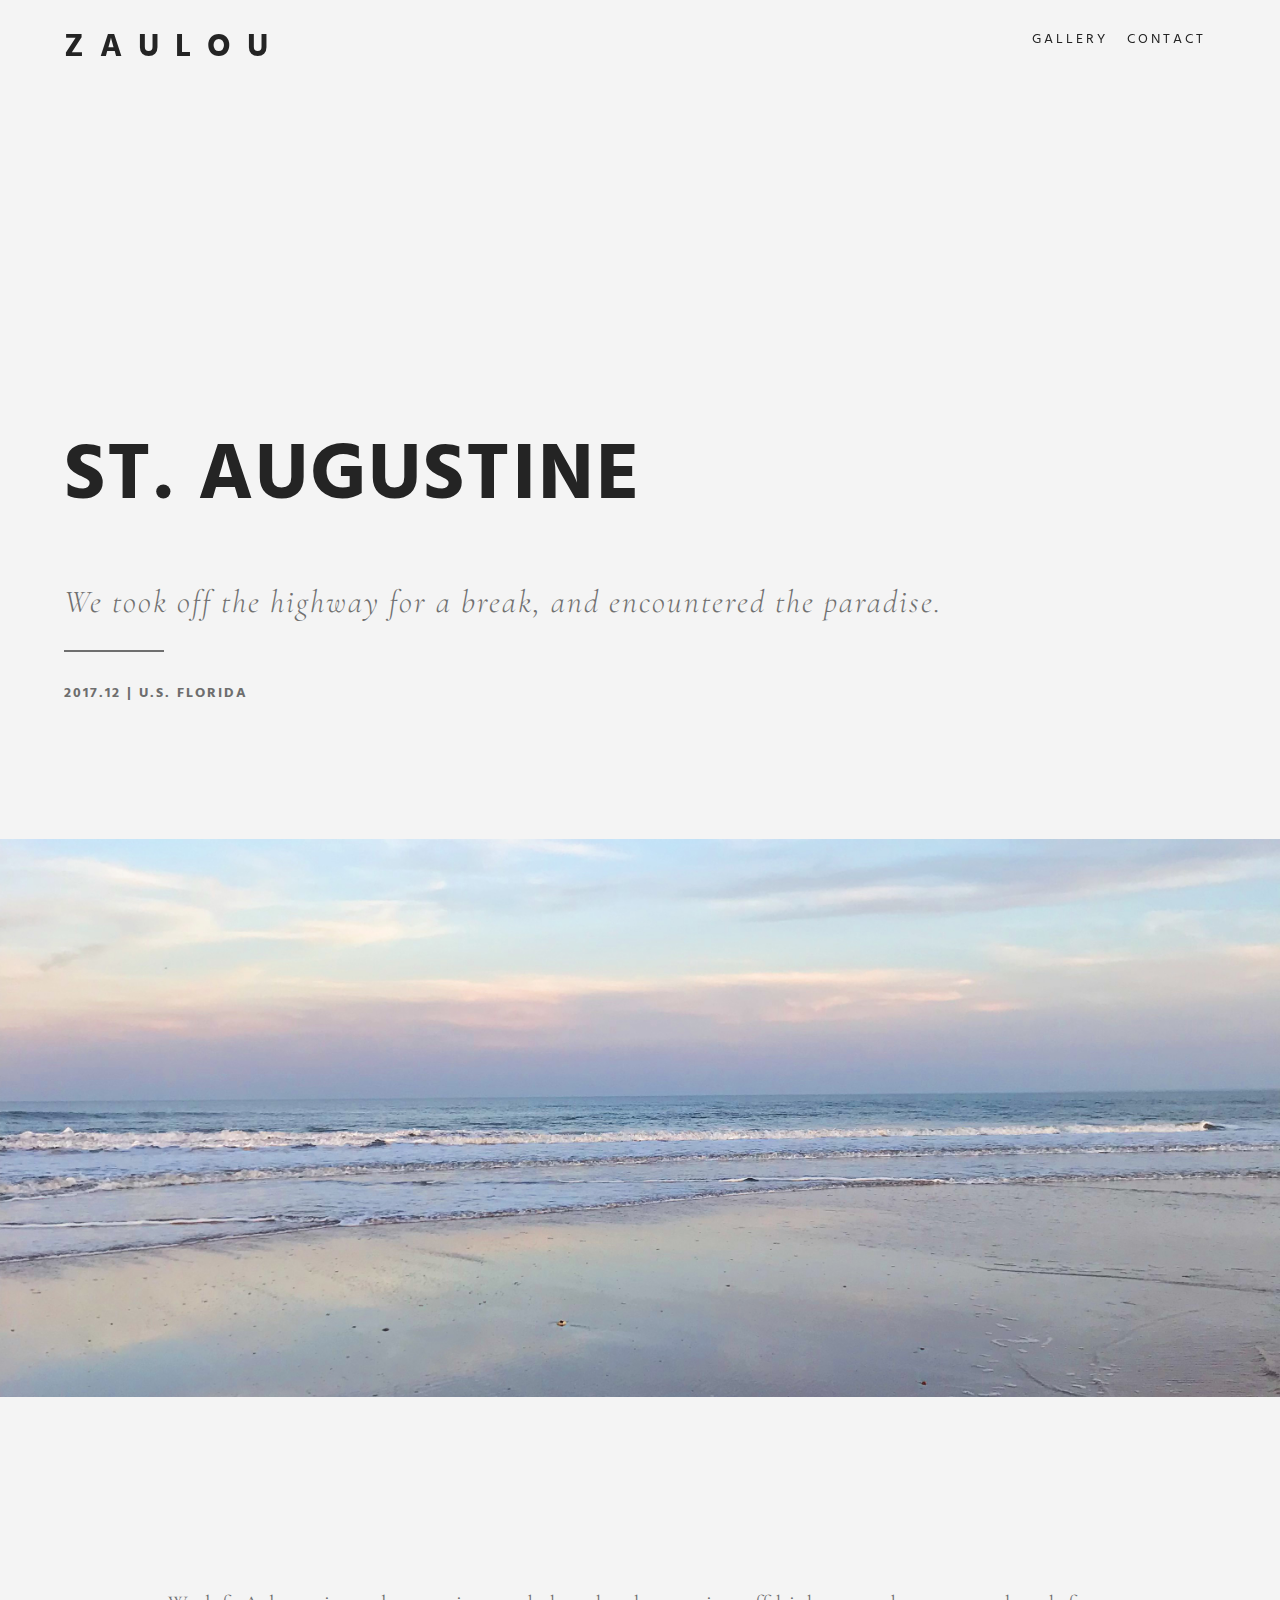
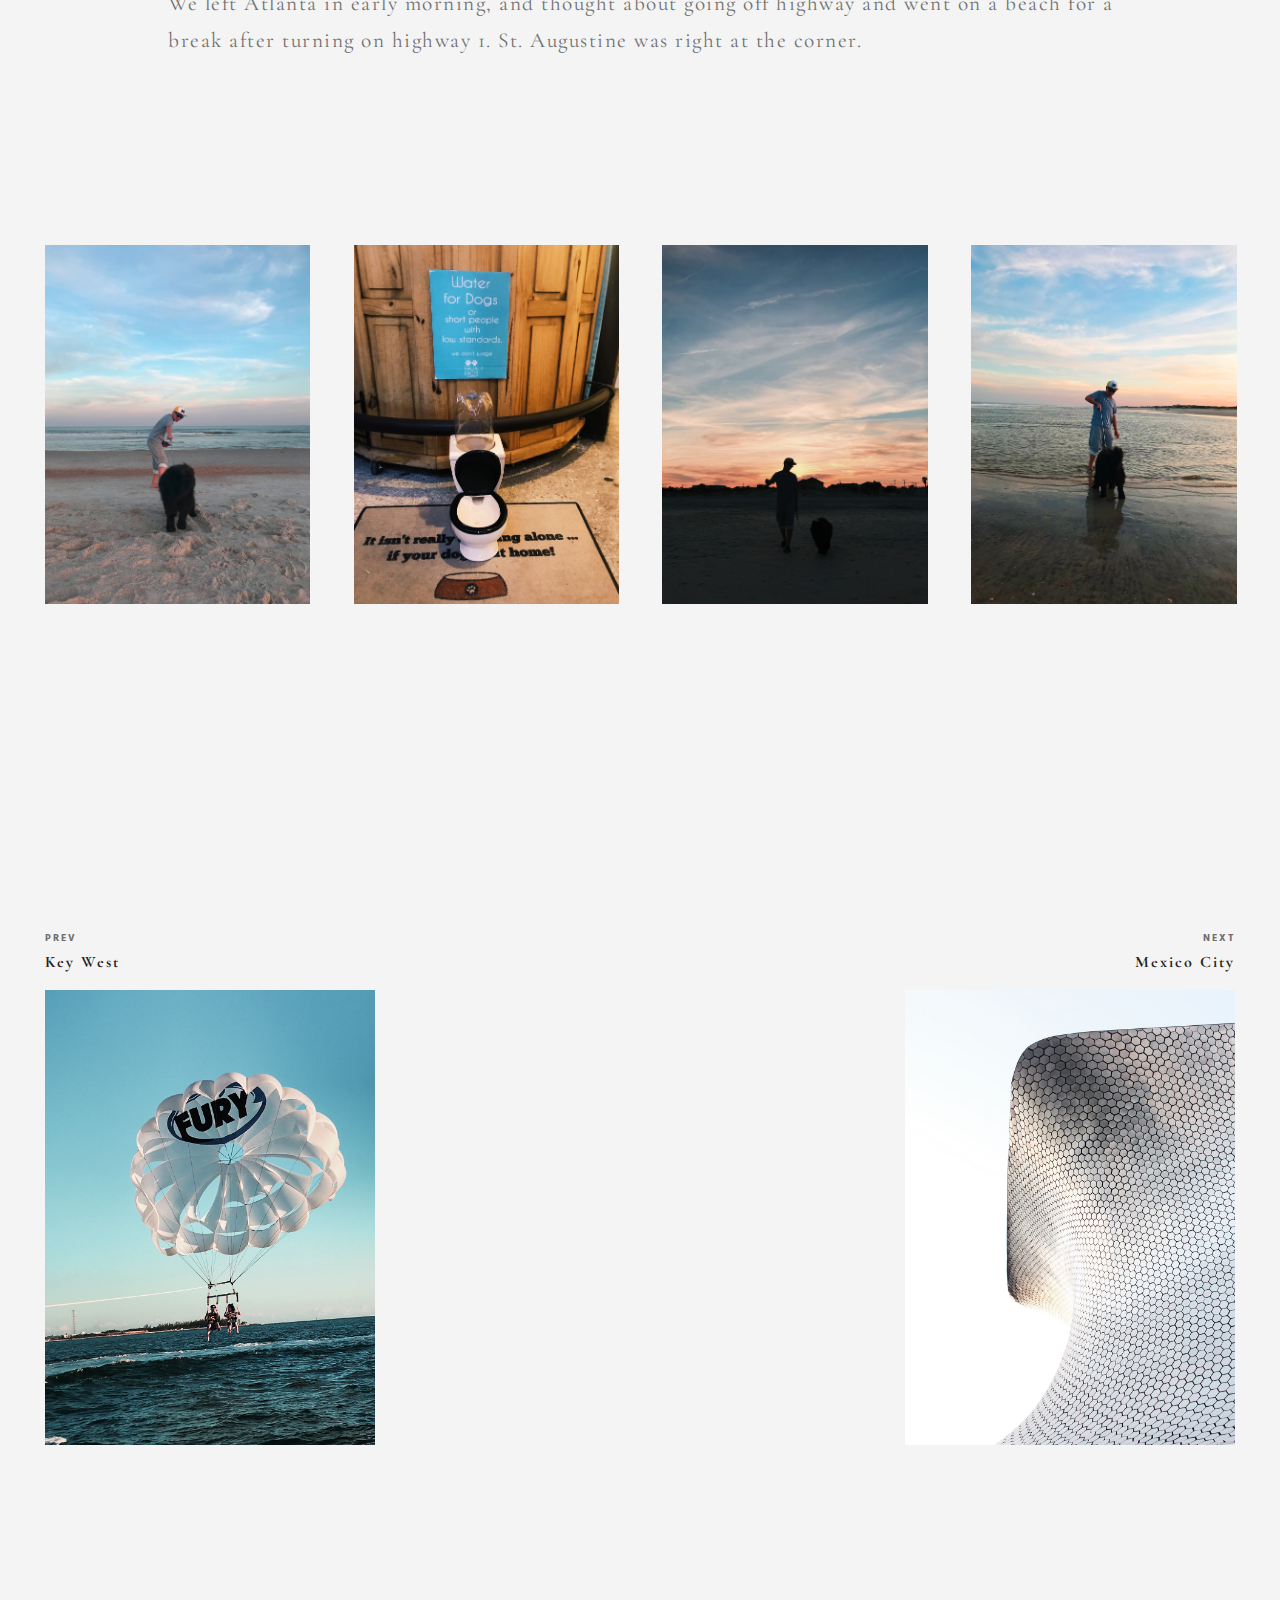
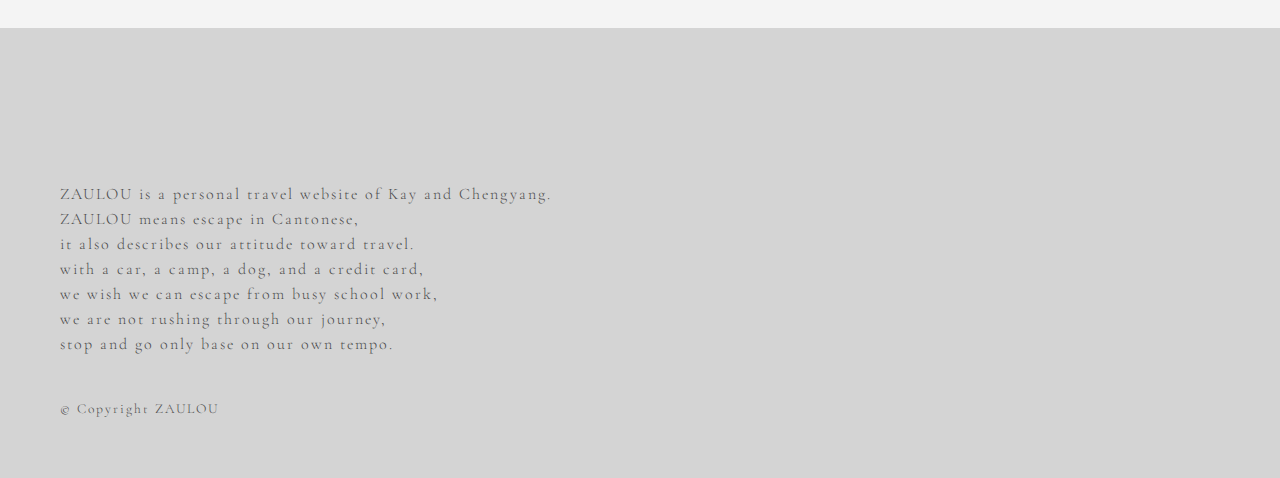
<file: saint_augustine.html>
<!DOCTYPE html>
<html lang="en" dir="ltr">
  <head>
    <!-- Global site tag (gtag.js) - Google Analytics -->
    <script async src="https://www.googletagmanager.com/gtag/js?id=UA-135030318-2"></script>
    <script>
      window.dataLayer = window.dataLayer || [];
      function gtag(){dataLayer.push(arguments);}
      gtag('js', new Date());

      gtag('config', 'UA-135030318-2');
    </script>
    <meta charset="utf-8">
    <meta name = "viewport" content="width=device-width, initial-scale=1">
    <link rel="stylesheet" type="text/css" href="css/html5reset.css">
    <link href="https://fonts.googleapis.com/css?family=Cormorant+Garamond" rel="stylesheet">
    <link href="https://fonts.googleapis.com/css?family=Hind+Siliguri" rel="stylesheet">
    <link rel="stylesheet" type="text/css" href="css/style.css">
    <script src="https://ajax.googleapis.com/ajax/libs/jquery/3.3.1/jquery.min.js"></script>
    <title>The Road Trips</title>

  </head>

  <body>

    <header class = "fixed_navbar">


      <!-- this is top navigation -->
        <div class="block">
          <h1 class="title_home">
            <a href = "index.html"> ZAULOU </a>
          </h1>
          <nav class="topnavbar" id = "myTopnav">
            <!-- <a href="javascript:void(0);" class="icon" onclick="myFunction()">
                <i class="fa fa-bars"></i>
            </a> -->
            <div class="icon" onclick="myFunction()">
              <span class = "bar bar1"></span>
              <span class = "bar bar2"></span>
              <span class = "bar bar3"></span>

            </div>

          <ul class = "nav_list">

            <li class = "nav_item">
              <a href = "photo_gallery.html">GALLERY</a>
            </li>

            <li class = "nav_item">
              <a href = "contact.html">CONTACT</a>
            </li>

          </ul>
        </nav>
        </div>
        <!-- this is end of top navigation -->




    </header>

    <main>
      <div class = "title_head fade">

          <div class = "main_title">
            <h2>ST. AUGUSTINE</h2>
          </div>

          <div class = "sub_title">

            <h2>We took off the highway for a break, and encountered the paradise. </h2>
          </div>

          <div class = "separate_line">
            <span class = "bar4"></span>

          </div>

          <div class = "tiny_title">

            <h3>2017.12 | U.S. FLORIDA</h3>
          </div>


      </div>

      <div class = "main_content">

        <div class = "heroimg">
          <img src="images/staugustine_6.jpg" alt="Saint Augustine">

      </div>



        <div class="article_content">
          <div class="writing_content">
            <p>We left Atlanta in early morning, and thought about going off highway and went on a beach for a break after turning on highway 1.
              St. Augustine was right at the corner. </p>
          </div>

          <ul class = "content-grid">

            <li class = "content-item-portrait">
              <img src="images/staugustine_1.jpg" alt="Saint Augustine"/>

            </li>

            <li class = "content-item-portrait">
              <img src="images/staugustine_2.jpg" alt="Saint Augustine"/>

            </li>

            <li class = "content-item-portrait">
              <img src="images/staugustine_3.jpg" alt="Saint Augustine"/>

            </li>

            <li class = "content-item-portrait">
              <img src="images/staugustine_4.jpg" alt="Saint Augustine"/>

            </li>


          </ul>


        </div>

        <div class="prev_next_section">
          <div class="inner">
            <div class="half_prev">
              <h3>PREV</h3>
              <h4>Key West</h4>
              <a href = "key_west.html">
              <img src="images/keywest_12.jpg" alt="Key West"/>

            </a>
            </div>

            <div class="half_next">

                <h3>NEXT</h3>
                <h4>Mexico City</h4>
                <a href = "mexico_city.html">
                <img src="images/mexicocity_4.jpg" alt="Mexico City"/>

              </a>

            </div>
          </div>
        </div>

        </div>


    </main>

    <footer>
          <div class = "description">
            <p>ZAULOU is a personal travel website of Kay and Chengyang. <br>
              ZAULOU means escape in Cantonese, <br>
              it also describes our attitude toward travel.<br>
              with a car, a camp, a dog, and a credit card,<br>
              we wish we can escape from busy school work,<br>
              we are not rushing through our journey,<br>
              stop and go only base on our own tempo. </p>
            </div>

            <div class = "copyright">
              <p>&copy; Copyright ZAULOU</p>
            </div>

      </footer>

      <!-- javascript -->
      <script>

        function myFunction() {
          var x = document.getElementById("myTopnav");
          if (x.className === "topnavbar") {
            x.className += " responsive";
          }
          else {
            x.className = "topnavbar";
          }
        }
      </script>


      <script>
      $(window).scroll(function(){
        $(".fade").css("opacity", 1 - $(window).scrollTop() / 250);
        });

      </script>

      <script>
          $(document).ready(function() {
          // Transition effect for navbar
          $(window).scroll(function() {
            // checks if window is scrolled more than 500px, adds/removes solid class
            if($(this).scrollTop() > 300) {
                $('.fixed_navbar').addClass('scroll');
            } else {
                $('.fixed_navbar').removeClass('scroll');
            }
          });
    });
      </script>


  </body>
</file>
<file: css/style.css>
html {
    font-size: 1em;
}

body{
  background:#f4f4f4;
}


h1,h3,h6,a{
  font-family: 'Hind Siliguri', sans-serif;
}

h2,h4,h5,p{
  font-family: 'Cormorant Garamond', serif;
}

li{
  display:list-item;
}

ul{
  list-style-type: none;
}


/*header*/

.fixed_navbar{
  z-index: 3;
  padding:30px 5% 15px 5%;
  top:0;
  right:0;
  position:fixed;
  width:90%;
  background:transparent;


}

.fixed_navbar.scroll{

  background:#f4f4f4;
  opacity:0.8;
  transition:0.4s;

}

.sticky_navbar{
  z-index: 3;
  padding:30px 5% 15px 5%;
  position:fixed;
  top:0;
  right:0;
  width:90%;
  background:transparent;
}

.sticky_navbar.scroll{
  background:#f4f4f4;
  opacity:0.8;
  transition:0.4s;
}



.header {
  padding:0px;
  background-color: #d3d3d3;
  background-image: url("../images/header.jpg");
  background-size:cover;
  -webkit-background-size:cover;
  -moz-background-size:cover;
  -o-background-size:cover;
  background-position: bottom;
  -webkit-background-position:bottom;
  -moz-background-position:bottom;
  -o-background-position:bottom;
  position: relative;
  background-repeat:no-repeat;
  height:100vh;
}


.block{
  margin:0 auto;
  display: flex;
  flex-direction: row;
  justify-content: space-between;
}

.title_home{
  float:left;
  display:block;
  z-index: 2;
}

.title_home a{
  font-size:1.3em;
  letter-spacing:10px;
  margin:0px;
  padding:0px;
  color:#242424;
  text-decoration: none;
}

/* navbar item*/
.topnavbar {
  display: flex;
  flex-direction:column;
  background-color: none;

}

.topnavbar a {
    float: none;
    width: 100%;
    color: #242424;
    padding-left:5px;
    padding-right:5px;
    text-decoration: none;
    text-align: left;

}

.topnavbar a.current{
    color:#707070;
    text-decoration:line-through;
}

.content{
  padding: 16px;
}
.sticky{
  position: fixed;
  width: 90%;
  background:#f4f4f4;
}




/* hero tagline item */
.hero-tagline{
  margin:40% 10%;

}

h2 {
    font-size: 0.8em;
    font-weight:300;
    color:#707070;
    line-height:20px;
    letter-spacing: 2px;
}

.typing {
        position: relative;
        font-size: 0.8em;
        font-weight:300;
        line-height: 20px;
        letter-spacing:2px;
        display: inline-block;
        color: #707070;

      }
      .typing:after {
        content: "";
        position: absolute;
        top: 5%;
        right: -2px;
        width: 1px;
        height: 90%;
        animation: blink .5s infinite ease;
      }

/* @keyframes blink{
        0% {
          opacity: 0;
        }
        100% {
          opacity: 1%;
        }
      } */

/* home page item */
#main{
  margin:0 auto;
  max-width:1832px;
  padding:0 20px;
}

.content-grid{
  display:flex;
  flex-wrap:wrap;
  justify-content: space-between;
}

.content-item-portrait {
    width: 29.3%;
    margin-right: 4.5%;
    margin-bottom: 40px;
    flex-grow: 1;
    max-width: 100%;
  }

.content-item-portrait img{
  width:100%;
}

.content-item-landscape{
    flex-grow: 2;
    width: 63.16%;
    max-width: 100%;
    margin-right:3.5%;
    margin-bottom:40px;

  }

.content-item-landscape img{
  width:100%;
}

h3 {
    font-size: 0.3em;
    color:#6e6e6e;
    margin-top:10px;
    letter-spacing: 2px;

}

h4 {
    margin-top:5px;
    font-size: 0.75em;
    color:#242424;
    letter-spacing: 2px;
}





/* gallery page item */

.gallery img{
  width: 98%;
}


.row{
  display: flex;
  flex-wrap: wrap;
  padding:3px;
}

.column{
  flex:100%;
  max-width: 98%;
}

.column img {
  margin:5px;
  vertical-align: middle;
}




/* about page item */


.about-tagline {
    margin-top: -40px;
    margin-left:40px;

}
  .abouttext{
    margin:160px 20px 60px 20px;

  }

  .about-photo {
      margin:20px;
      /* width:100vw; */

  }

  .aboutimg img{
    width:100%;
    height:100%;
  }


  .hero-title {
      font-family: 'Cormorant Garamond', serif;
      font-weight: 700;
      font-size: 5em;
      line-height: 1;
      color: #6e6e6e;
      display: inline-block;
      position: relative;
      opacity:0.3;
  }

  p{
    font-size:0.85em;
    color:#707070;
    line-height:1.5em;
    letter-spacing: 1px;

  }
  .instagramtext{
    font-style:italic;
    font-size:0.75em;
    margin-top:10px;
    margin-left:40px;
  }

  .instagramtext a{
    text-decoration: none;
  }



/* footer item */
footer {
    margin-top:10vh;
    padding:0px;
    background-color: #d4d4d4;
    height:50vh;
    display:block;
}

.description p {
    font-weight:lighter;
    font-size:10px;
    color:#4d4d4d;
    letter-spacing: 1px;
    padding-top:60px;
    padding-left:20px;
    line-height:14px;
}

.copyright p {
    font-weight:lighter;
    font-size:8px;
    color:#4d4d4d;
    letter-spacing: 1px;
    padding-top:20px;
    padding-left:20px;
}

/* location page */

.title_head{
  Margin:40% 5% 10% 5%;
}

.main_title{
  padding:20px 0;
}

.main_title h2{
  font-family:'Hind Siliguri', sans-serif;
  font-size:2em;
  color:#242424;
  font-weight:bold;
}

.sub_title{
  padding:10px 0;
  font-size:1em;
  font-style:italic;

}

.sub_title h2{
  font-size:1em;
}

.tiny_title{
  padding:10px 0;
  font-size:1.3em;
}

.separate_line{
  padding:10px 0 5px 0;
}

.bar4{
  width:100px;
  height:2px;
  background:#6e6e6e;
  display:block;
}

/* h1{
  font-size:2em;
  font-weight:bold;
  letter-spacing: 10px;

} */

.video{
  display:block;
  position:relative;
  margin:0;
  cursor:pointer;
}

.heroimg{
  display:block;
  position:relative;
  margin:0;
}

.heroimg img{
  width:100%;
}

.video img{
  width:100%;
}

.fade{
  opacity:1;
}

/* content page */
.writing_content{
  margin:15% 10%;

}

.writing_content_63{

  margin:15% 10%;
}

.writing_content_63 p{
  font-size: 1em;
}

.video_37{
  margin-right:3.5%;
  cursor:pointer;

}

.article_content{
  margin:5% auto 15% auto;
  max-width:1832px;
  padding:0 0 0 3.5%;
}

.prev_next_section{
  background:#f4f4f4;
}

.inner{
  width:100%;
  display:flex;
  flex-wrap:wrap;
  padding-top:5%;
}

.half_prev{
  width:43%;
  margin:0 3.5%;
  /* padding:0 3.5%; */
}

.half_next{
  width:43%;
  margin:0 3.5%;
  /* padding:0 3.5%; */
}


.half_next h3{
  padding:10px 0 0 0;
  text-align:right;
}
.half_next h4{
  padding:5px 0 20px 0;
  text-align: right;
}
.half_next img{
  width:60%;
  float: right;

}

.half_prev h3{
  padding:10px 0 0 0;

}
.half_prev h4{
  padding:5px 0 20px 0;

}
.half_prev img{
  width:60%;

}


/* tapnavbar hamburger */

@media screen and (max-width:700px){

  .topnavbar{
    /* margin-right:20px; */
  }

  .icon{
    display:inline-block;
    z-index: 2;

  }

 .bar {
   display:block;
   height:2px;
   background: #242424;
   transition:0.4s;
 }

  .bar1{
    width:25px;
  }

  .bar2{
    width:17px;
    margin-top:5px;

  }

  .bar3{
    width:25px;
    margin-top:5px;
  }

  .topnavbar .icon {
      float: right;
      display: block;
    }

    .nav_list {
      display:none;
      text-align: center;
      justify-content:center;
      position:fixed;
      background: #f4f4f4;
      right:0;
      top:0;
      opacity:1;
      overflow:visible;
      width:100%;
      height:100%;
      flex-direction:column;
      z-index: 1;
      -webkit-transition-duration: 0.4s;
      transition-duration: :0.4s;


      /* box-shadow: 0px 8px 16px 0px rgba(0,0,0,0.2); */
    }

  .topnavbar.responsive {
    position: relative;
  }
  .topnavbar.responsive .icon {
    /* position: absolute; */
    right: 0;
    top: 0;
  }

  .topnavbar.responsive .nav_list {

    display: flex;
    -webkit-transition-delay: 0.3s;
    transition-delay: 0.3s;
    -webkit-transition-timing-function: ease;
    transition-timing-function: ease;

  }

  .topnavbar.responsive .bar1{
    -webkit-transform: rotate(-45deg) translate(-2px, 6px);
    transform: rotate(-45deg) translate(-2px, 6px);
  }

  .topnavbar.responsive .bar2{
    opacity:0;
  }

  .topnavbar.responsive .bar3{
    -webkit-transform: rotate(45deg) translate(-3px, -8px);
    transform: rotate(45deg) translate(-3px, -8px);
  }


  .nav_item{
    margin-bottom:1.4em;
    text-align: center;
    font-size:1.4em;
    letter-spacing:10px;
  }
}



@media screen and (min-width:700px){

  .header{
    background-attachment:fixed;
    -webkit-background-attachment:fixed;
    -moz-background-attachment:fixed;
    -o-background-attachment:fixed;
  }

  li{
    display:inline-block;
  }

  .topnavbar .icon{
      display: none;
  }

/* navbar item */
  .block{
    display: flex;
    flex-direction: row;
    justify-content: space-between;
  }

  .title_home{
    /* margin-top:50px; */
    /* margin-left:60px; */
    padding-top:0px;
  }
.title_home a{
    font-size:2em;
    letter-spacing:16px;
  }

  .topnavbar {
    display: flex;
    flex-direction: row;
    /* margin-top:70px; */
    /* margin-right:40px; */

  }

  .topnavbar a {
      width:100px;
      padding-right:5px;
      font-size:0.85em;
      letter-spacing:3px;
  }

  h2 {
      font-size: 1.75em;
      font-weight:100;
      line-height: 1.75em;


  }

  .typing{
    font-size: 1.75em;
    font-weight:100;
    line-height: 1.75em;

  }


/* gallery page item */
  .column {
    flex:50%;
    max-width:49%;
  }





/* homepage item */


.content-item-portrait {
    width: 21.5%;
    margin-right: 3.5%;
    max-width: 29.5%;
  }

/* .content-item-portrait a{
  height:100%;
  overflow:hidden;
  display:inline-block;
} */

/* .content-item-portrait a img{
  width:98%;
} */

.content-item-landscape{
    width: 46.3%;
    max-width: 64%;
    margin-right:3.5%;
    /* overflow:hidden;
    display:inline-block; */
}

/* .content-item-landscape a{
  height:100%;
  overflow:hidden;
  display:inline-block;
} */

/* .content-item-landscape a img{
  width:98%;
} */


.item-info{

}






/* hero-tagline */
  .hero-tagline{
    margin:250px 100px;
  }


/* about page item */


.about-tagline {
    margin-top: -60px;
    padding-right: 40px;
    padding-left:40vw;

}
  .abouttext{
    margin:20% 5% 5% 5%;

  }

  .about-photo {
      width:60vw;
      margin-left:60px;
      margin-bottom:60px;
  }


  .hero-title {
      font-size: 6em;
      padding-left:37vw;
  }

  p{
    font-size:1.33em;
    line-height:1.75em;
    letter-spacing: 1.5px;

  }
  .instagramtext{
    font-size:0.85em;
    margin-top:20px;
    padding-left:40vw;
  }



/* footer item */
footer {
    margin-top:20vh;

}

.description p {
    font-size:1em;
    letter-spacing: 2px;
    padding-top:6vh;
    padding-left:60px;
    line-height:25px;
}

.copyright p {
    font-size:0.85em;
    letter-spacing: 2px;
    padding-top:40px;
    padding-left:60px;
}

/* content page */

.title_head{
  Margin:30% 5% 10% 5%;
}

.main_title h2{
  font-size:5em;
}

.sub_title h2{
  font-size:2em;
}


.writing_content_63{
  width:55%;
  margin:5% 3.5%;
}

.writing_content_63 p{
  line-height:1.5em;
}


.video_37{
  width:30%;
  margin-right:3.5%;
  cursor:pointer;

}



}

@media screen and (min-width:1200px){

/* header item */
  .block{
    display: flex;
    flex-direction: row;
    justify-content: space-between;
    /* height:15vh; */
  }

  .topnavbar {
    display: flex;
    flex-direction: row;
    /* margin-right:60px; */

  }

  .topnavbar a {
      width:120px;
      padding-right:10px;
  }


  .topnavbar a:hover{
    color: #6e6e6e;
  }



/* gallery page img display */
  .column {
    flex:25%;
    max-width:25%;
  }

/* homepage item */
.content-item-portrait a img:hover{
  filter:brightness(90%);
}

.content-item-landscape a img:hover{
  filter:brightness(90%);
}


h3 {
    font-size: 0.65em;
    margin-top:20px;

}

h4 {
    font-size: 1em;
}







/* about page item */





/* footer item */


.description{

  padding-top:100px;

}


}
</file>
